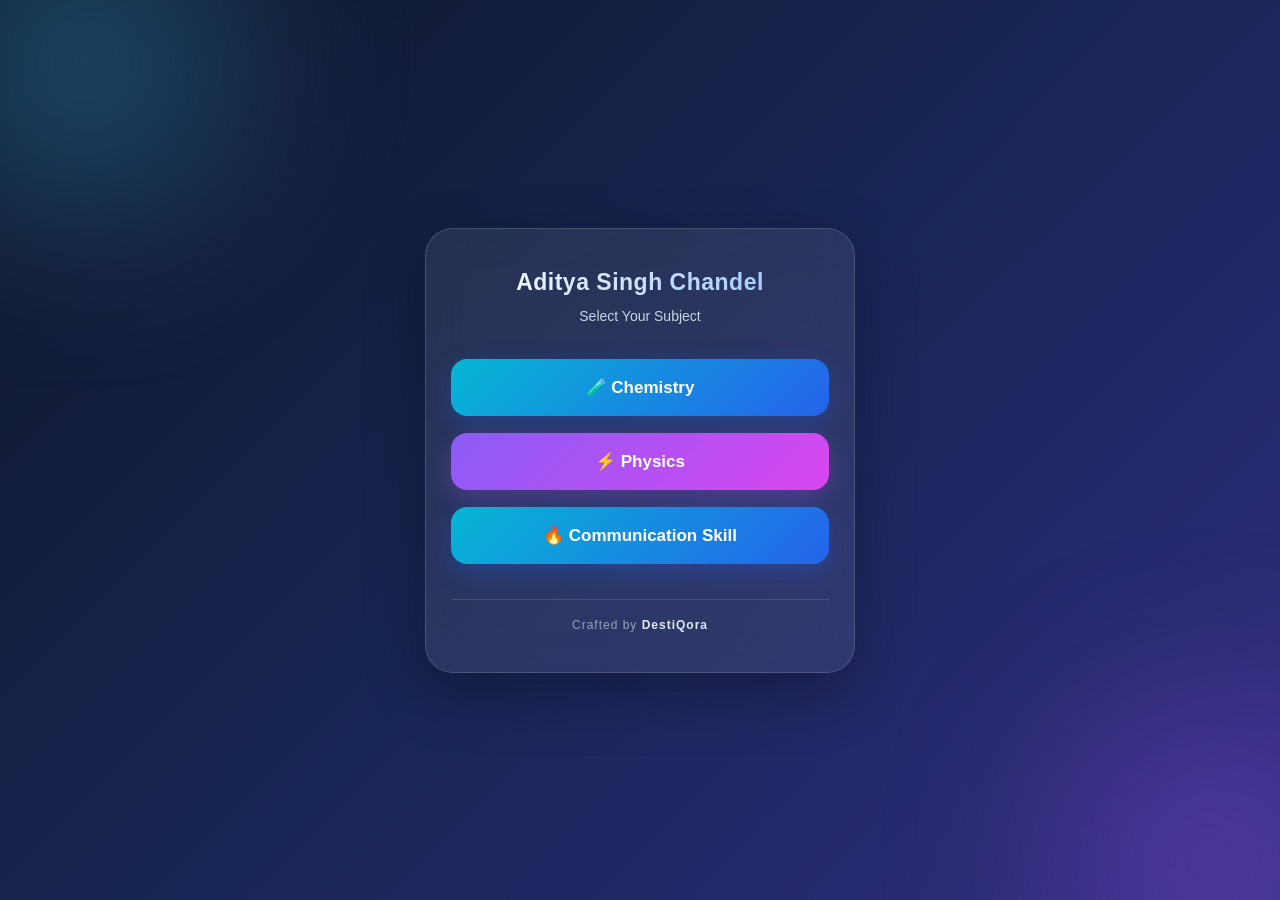
<file: index.html>
<!DOCTYPE html>
<html lang="en">
<head>
<meta charset="UTF-8">
<meta name="viewport" content="width=device-width, initial-scale=1.0">
<title>Study Portal | Aditya Singh Chandel</title>

<style>
* {
    margin: 0;
    padding: 0;
    box-sizing: border-box;
}

body {
    min-height: 100vh;
    font-family: 'Segoe UI', Arial, sans-serif;
    background: linear-gradient(135deg, #101828, #172554, #312e81);
    display: flex;
    align-items: center;
    justify-content: center;
    padding: 20px;
    color: white;
    overflow: hidden;
}

/* Background effects */
body::before,
body::after {
    content: "";
    position: fixed;
    width: 280px;
    height: 280px;
    border-radius: 50%;
    filter: blur(100px);
    opacity: 0.35;
    z-index: 0;
}

body::before {
    background: #38bdf8;
    top: -80px;
    left: -60px;
}

body::after {
    background: #a855f7;
    bottom: -100px;
    right: -70px;
}

/* Main container */
.container {
    position: relative;
    z-index: 1;
    width: 100%;
    max-width: 430px;
    padding: 40px 25px;
    text-align: center;
    background: rgba(255, 255, 255, 0.08);
    border: 1px solid rgba(255, 255, 255, 0.15);
    border-radius: 28px;
    backdrop-filter: blur(20px);
    -webkit-backdrop-filter: blur(20px);
    box-shadow: 0 20px 60px rgba(0, 0, 0, 0.3);
    animation: appear 0.8s ease;
}

/* Name */
.name {
    font-size: 23px;
    font-weight: 700;
    margin-bottom: 12px;
    letter-spacing: 0.5px;
    background: linear-gradient(90deg, #ffffff, #93c5fd);
    -webkit-background-clip: text;
    -webkit-text-fill-color: transparent;
}

.subtitle {
    color: #cbd5e1;
    font-size: 14px;
    margin-bottom: 35px;
}

/* Buttons */
.subject-btn {
    display: block;
    width: 100%;
    padding: 18px;
    margin: 17px 0;
    border: none;
    border-radius: 16px;
    font-size: 17px;
    font-weight: 700;
    color: white;
    cursor: pointer;
    transition: 0.3s ease;
    position: relative;
    overflow: hidden;
}

.chemistry {
    background: linear-gradient(135deg, #06b6d4, #2563eb);
    box-shadow: 0 8px 25px rgba(37, 99, 235, 0.3);
}

.physics {
    background: linear-gradient(135deg, #8b5cf6, #d946ef);
    box-shadow: 0 8px 25px rgba(168, 85, 247, 0.3);
}

.cs {
    background: linear-gradient(135deg, #06b6d4, #2563eb);
    box-shadow: 0 8px 25px rgba(37, 99, 235, 0.3);
    }
    
.subject-btn:hover {
    transform: translateY(-4px) scale(1.02);
    filter: brightness(1.12);
}

.subject-btn:active {
    transform: scale(0.97);
}

/* Footer */
.footer {
    margin-top: 35px;
    padding-top: 18px;
    border-top: 1px solid rgba(255,255,255,0.12);
    font-size: 12px;
    color: #94a3b8;
    letter-spacing: 1px;
}

.footer span {
    color: #e2e8f0;
    font-weight: 600;
}

/* Animation */
@keyframes appear {
    from {
        opacity: 0;
        transform: translateY(25px);
    }
    to {
        opacity: 1;
        transform: translateY(0);
    }
}

@media (max-width: 480px) {
    .container {
        padding: 32px 20px;
    }

    .name {
        font-size: 21px;
    }
}
</style>
</head>

<body>

<div class="container">

    <h1 class="name">Aditya Singh Chandel</h1>

    <p class="subtitle">Select Your Subject</p>

    <button class="subject-btn chemistry" onclick="openSubject('chem1.html')">
        🧪 Chemistry
    </button>

    <button class="subject-btn physics" onclick="openSubject('phy1.html')">
        ⚡ Physics
    </button>

    <button class="subject-btn cs" onclick="openSubject('cs1.html')">
        🔥 Communication Skill 
    </button>
    
    <div class="footer">
        Crafted by <span>DestiQora</span>
    </div>

</div>

<script>
function openSubject(page) {
    window.location.href = page;
}
</script>

</body>
</html>
</file>
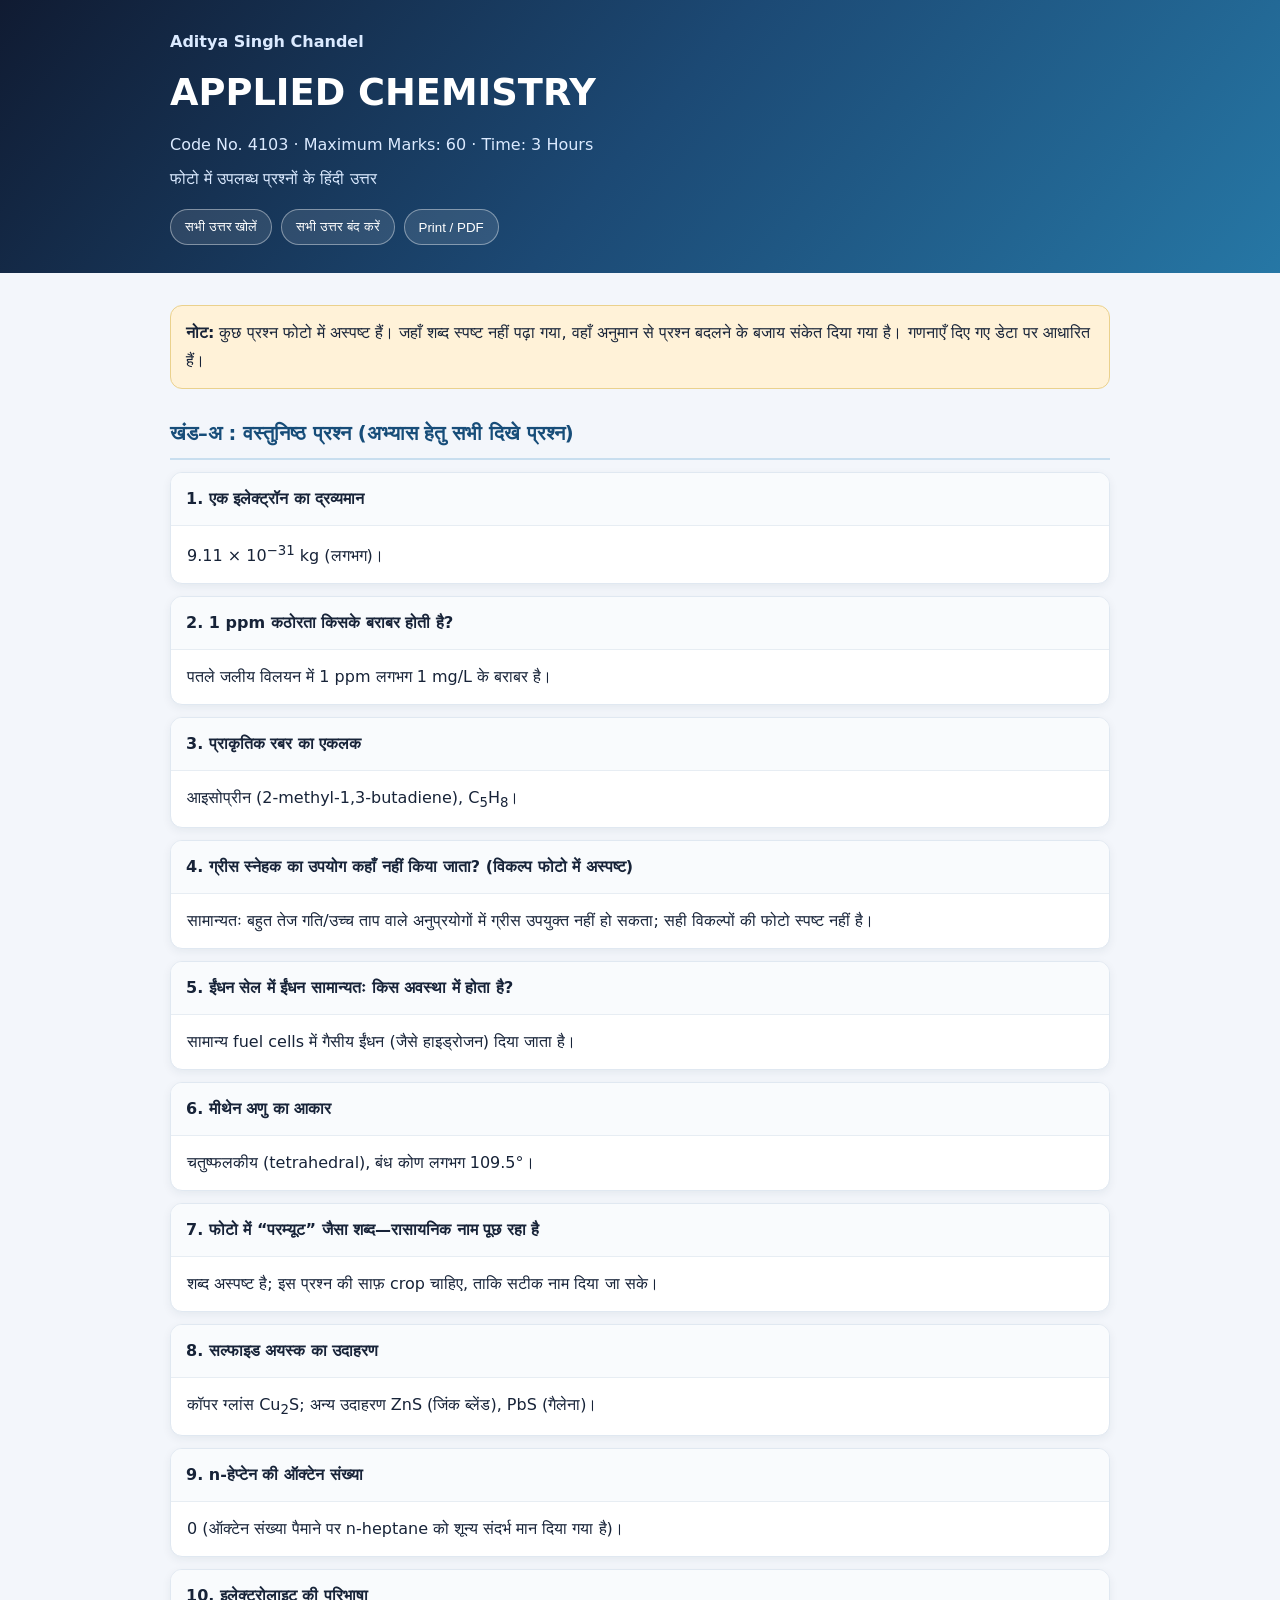
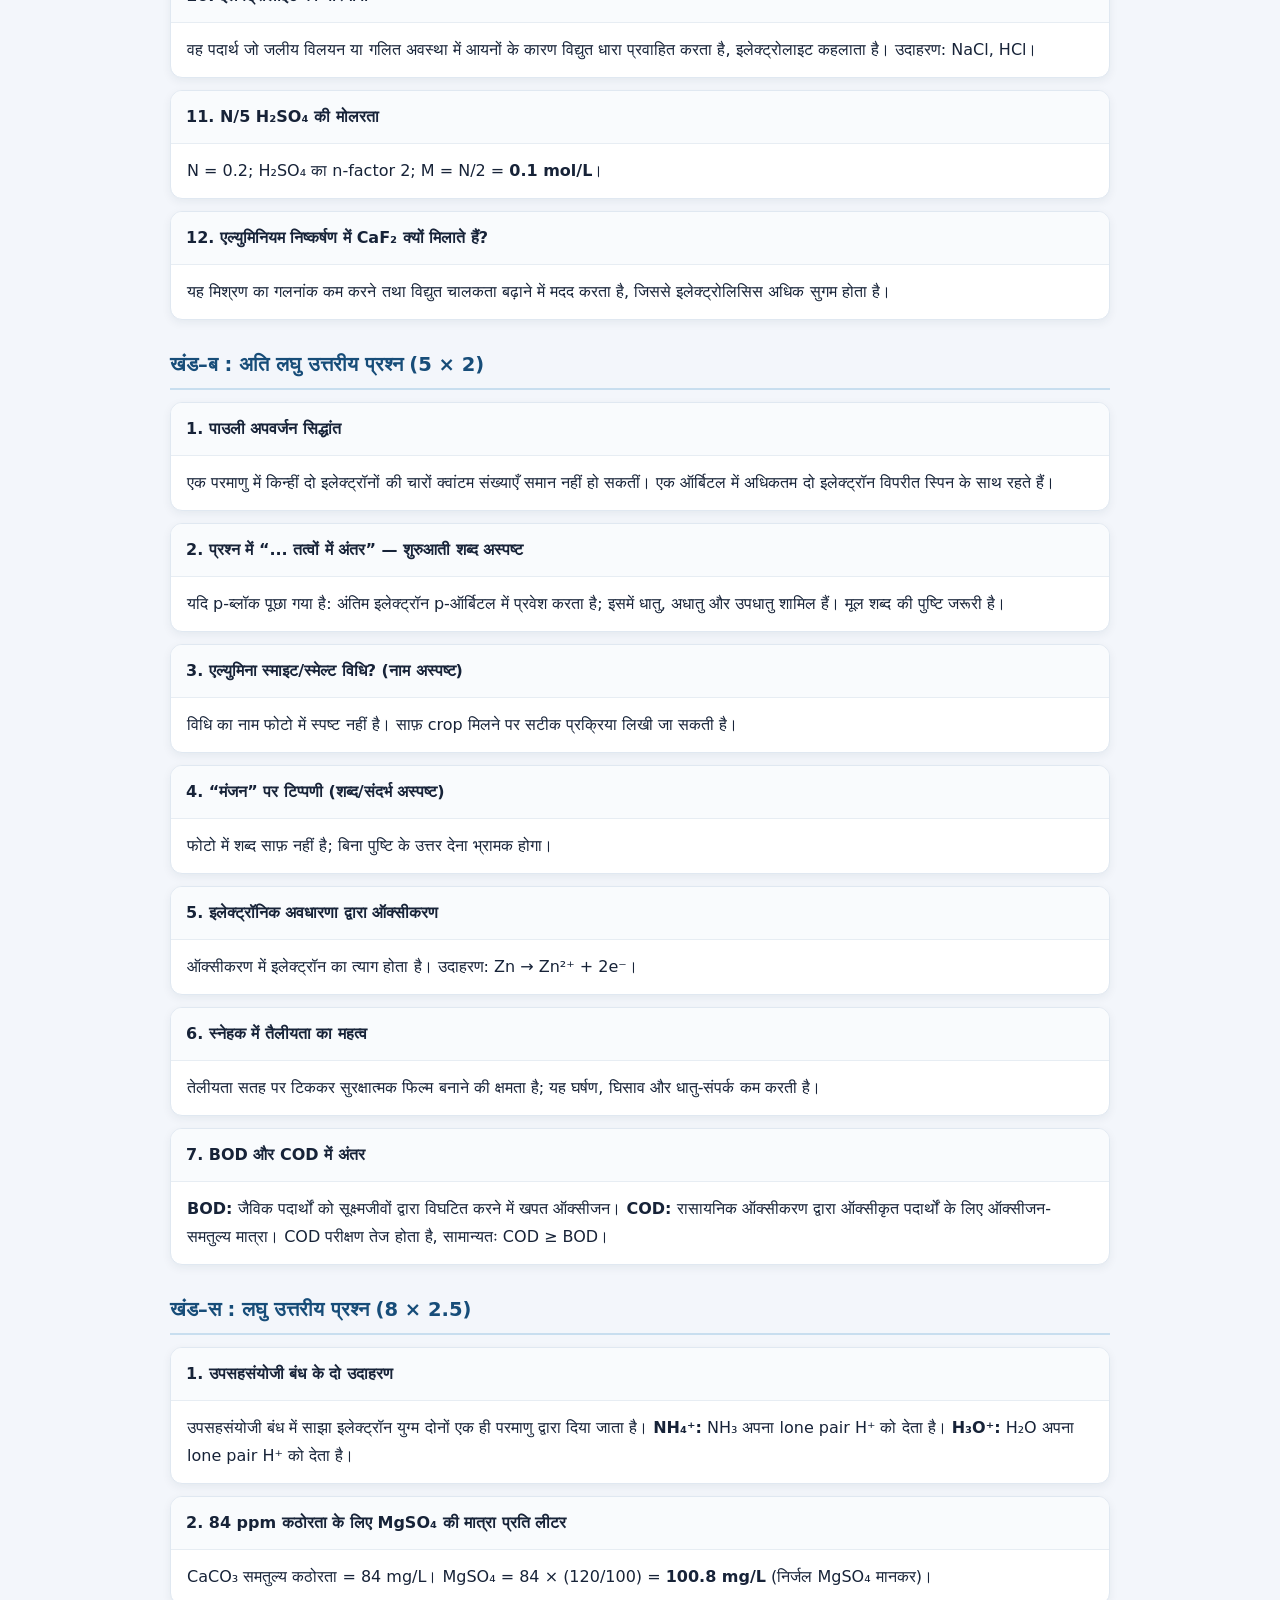
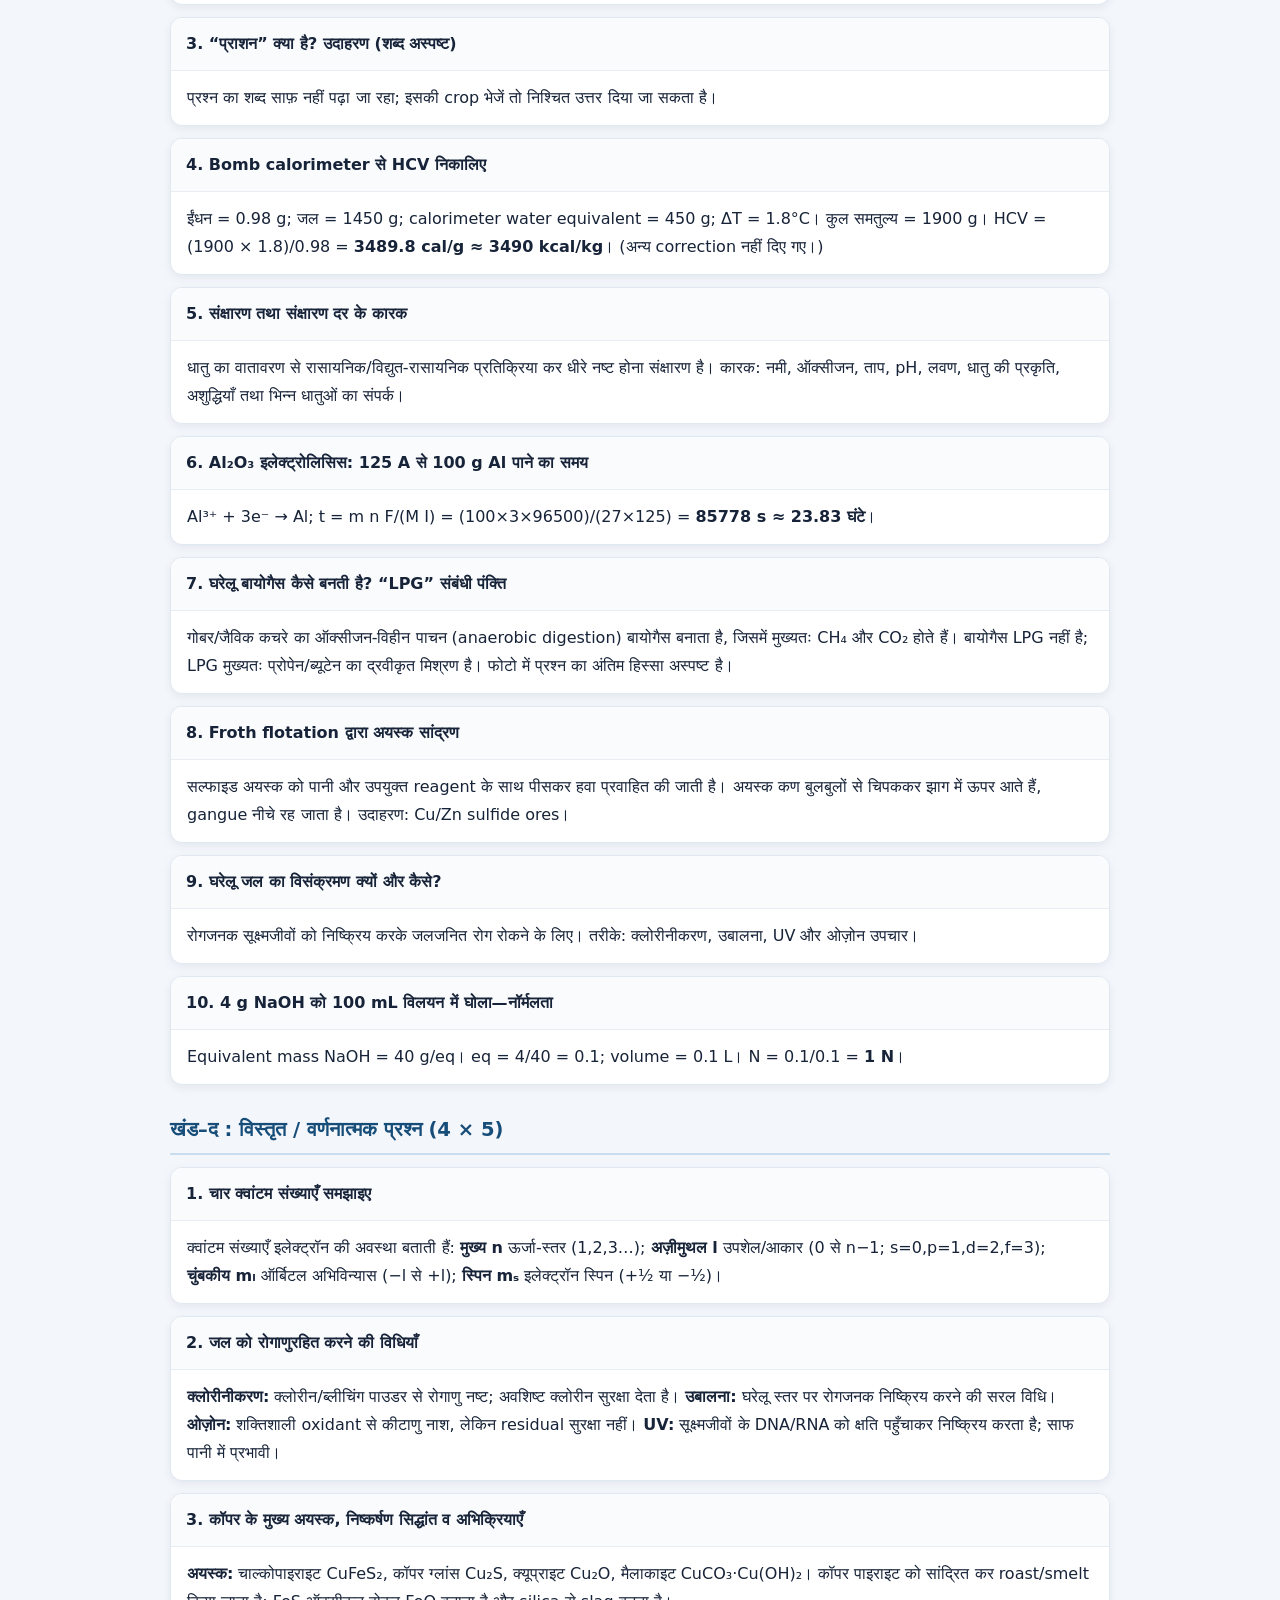
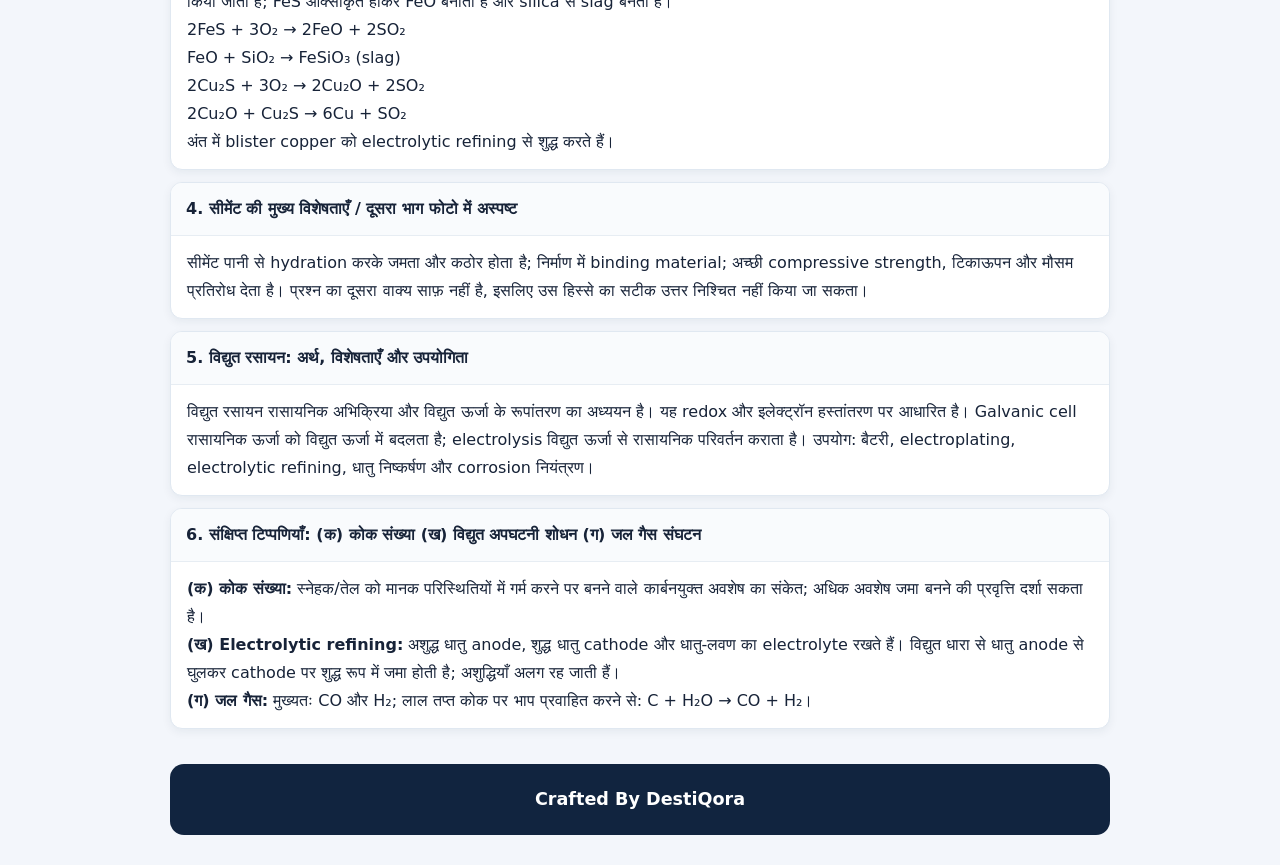
<file: chem1.html>
<!doctype html><html lang="hi"><head><meta charset="utf-8"><meta name="viewport" content="width=device-width,initial-scale=1"><title>Applied Chemistry 4103 Solved Paper</title><link rel="stylesheet" href="chem1.css"></head><body><header><div class="wrap"><p class="author">Aditya Singh Chandel</p><h1>APPLIED CHEMISTRY</h1><p>Code No. 4103 · Maximum Marks: 60 · Time: 3 Hours</p><p>फोटो में उपलब्ध प्रश्नों के हिंदी उत्तर</p><div class="tools"><button id="open">सभी उत्तर खोलें</button><button id="close">सभी उत्तर बंद करें</button><button onclick="print()">Print / PDF</button></div></div></header><main class="wrap"><aside><b>नोट:</b> कुछ प्रश्न फोटो में अस्पष्ट हैं। जहाँ शब्द स्पष्ट नहीं पढ़ा गया, वहाँ अनुमान से प्रश्न बदलने के बजाय संकेत दिया गया है। गणनाएँ दिए गए डेटा पर आधारित हैं।</aside>
<h2>खंड–अ : वस्तुनिष्ठ प्रश्न (अभ्यास हेतु सभी दिखे प्रश्न)</h2>
<article><h3>1. एक इलेक्ट्रॉन का द्रव्यमान</h3><div class="ans">9.11 × 10<sup>−31</sup> kg (लगभग)।</div></article>
<article><h3>2. 1 ppm कठोरता किसके बराबर होती है?</h3><div class="ans">पतले जलीय विलयन में 1 ppm लगभग 1 mg/L के बराबर है।</div></article>
<article><h3>3. प्राकृतिक रबर का एकलक</h3><div class="ans">आइसोप्रीन (2-methyl-1,3-butadiene), C<sub>5</sub>H<sub>8</sub>।</div></article>
<article><h3>4. ग्रीस स्नेहक का उपयोग कहाँ नहीं किया जाता? (विकल्प फोटो में अस्पष्ट)</h3><div class="ans">सामान्यतः बहुत तेज गति/उच्च ताप वाले अनुप्रयोगों में ग्रीस उपयुक्त नहीं हो सकता; सही विकल्पों की फोटो स्पष्ट नहीं है।</div></article>
<article><h3>5. ईंधन सेल में ईंधन सामान्यतः किस अवस्था में होता है?</h3><div class="ans">सामान्य fuel cells में गैसीय ईंधन (जैसे हाइड्रोजन) दिया जाता है।</div></article>
<article><h3>6. मीथेन अणु का आकार</h3><div class="ans">चतुष्फलकीय (tetrahedral), बंध कोण लगभग 109.5°।</div></article>
<article><h3>7. फोटो में “परम्यूट” जैसा शब्द—रासायनिक नाम पूछ रहा है</h3><div class="ans">शब्द अस्पष्ट है; इस प्रश्न की साफ़ crop चाहिए, ताकि सटीक नाम दिया जा सके।</div></article>
<article><h3>8. सल्फाइड अयस्क का उदाहरण</h3><div class="ans">कॉपर ग्लांस Cu<sub>2</sub>S; अन्य उदाहरण ZnS (जिंक ब्लेंड), PbS (गैलेना)।</div></article>
<article><h3>9. n-हेप्टेन की ऑक्टेन संख्या</h3><div class="ans">0 (ऑक्टेन संख्या पैमाने पर n-heptane को शून्य संदर्भ मान दिया गया है)।</div></article>
<article><h3>10. इलेक्ट्रोलाइट की परिभाषा</h3><div class="ans">वह पदार्थ जो जलीय विलयन या गलित अवस्था में आयनों के कारण विद्युत धारा प्रवाहित करता है, इलेक्ट्रोलाइट कहलाता है। उदाहरण: NaCl, HCl।</div></article>
<article><h3>11. N/5 H₂SO₄ की मोलरता</h3><div class="ans">N = 0.2; H₂SO₄ का n-factor 2; M = N/2 = <b>0.1 mol/L</b>।</div></article>
<article><h3>12. एल्युमिनियम निष्कर्षण में CaF₂ क्यों मिलाते हैं?</h3><div class="ans">यह मिश्रण का गलनांक कम करने तथा विद्युत चालकता बढ़ाने में मदद करता है, जिससे इलेक्ट्रोलिसिस अधिक सुगम होता है।</div></article>
<h2>खंड–ब : अति लघु उत्तरीय प्रश्न (5 × 2)</h2>
<article><h3>1. पाउली अपवर्जन सिद्धांत</h3><div class="ans">एक परमाणु में किन्हीं दो इलेक्ट्रॉनों की चारों क्वांटम संख्याएँ समान नहीं हो सकतीं। एक ऑर्बिटल में अधिकतम दो इलेक्ट्रॉन विपरीत स्पिन के साथ रहते हैं।</div></article>
<article><h3>2. प्रश्न में “... तत्वों में अंतर” — शुरुआती शब्द अस्पष्ट</h3><div class="ans">यदि p-ब्लॉक पूछा गया है: अंतिम इलेक्ट्रॉन p-ऑर्बिटल में प्रवेश करता है; इसमें धातु, अधातु और उपधातु शामिल हैं। मूल शब्द की पुष्टि जरूरी है।</div></article>
<article><h3>3. एल्युमिना स्माइट/स्मेल्ट विधि? (नाम अस्पष्ट)</h3><div class="ans">विधि का नाम फोटो में स्पष्ट नहीं है। साफ़ crop मिलने पर सटीक प्रक्रिया लिखी जा सकती है।</div></article>
<article><h3>4. “मंजन” पर टिप्पणी (शब्द/संदर्भ अस्पष्ट)</h3><div class="ans">फोटो में शब्द साफ़ नहीं है; बिना पुष्टि के उत्तर देना भ्रामक होगा।</div></article>
<article><h3>5. इलेक्ट्रॉनिक अवधारणा द्वारा ऑक्सीकरण</h3><div class="ans">ऑक्सीकरण में इलेक्ट्रॉन का त्याग होता है। उदाहरण: Zn → Zn²⁺ + 2e⁻।</div></article>
<article><h3>6. स्नेहक में तैलीयता का महत्व</h3><div class="ans">तेलीयता सतह पर टिककर सुरक्षात्मक फिल्म बनाने की क्षमता है; यह घर्षण, घिसाव और धातु-संपर्क कम करती है।</div></article>
<article><h3>7. BOD और COD में अंतर</h3><div class="ans"><b>BOD:</b> जैविक पदार्थों को सूक्ष्मजीवों द्वारा विघटित करने में खपत ऑक्सीजन। <b>COD:</b> रासायनिक ऑक्सीकरण द्वारा ऑक्सीकृत पदार्थों के लिए ऑक्सीजन-समतुल्य मात्रा। COD परीक्षण तेज होता है, सामान्यतः COD ≥ BOD।</div></article>
<h2>खंड–स : लघु उत्तरीय प्रश्न (8 × 2.5)</h2>
<article><h3>1. उपसहसंयोजी बंध के दो उदाहरण</h3><div class="ans">उपसहसंयोजी बंध में साझा इलेक्ट्रॉन युग्म दोनों एक ही परमाणु द्वारा दिया जाता है। <b>NH₄⁺:</b> NH₃ अपना lone pair H⁺ को देता है। <b>H₃O⁺:</b> H₂O अपना lone pair H⁺ को देता है।</div></article>
<article><h3>2. 84 ppm कठोरता के लिए MgSO₄ की मात्रा प्रति लीटर</h3><div class="ans">CaCO₃ समतुल्य कठोरता = 84 mg/L। MgSO₄ = 84 × (120/100) = <b>100.8 mg/L</b> (निर्जल MgSO₄ मानकर)।</div></article>
<article><h3>3. “प्राशन” क्या है? उदाहरण (शब्द अस्पष्ट)</h3><div class="ans">प्रश्न का शब्द साफ़ नहीं पढ़ा जा रहा; इसकी crop भेजें तो निश्चित उत्तर दिया जा सकता है।</div></article>
<article><h3>4. Bomb calorimeter से HCV निकालिए</h3><div class="ans">ईंधन = 0.98 g; जल = 1450 g; calorimeter water equivalent = 450 g; ΔT = 1.8°C। कुल समतुल्य = 1900 g। HCV = (1900 × 1.8)/0.98 = <b>3489.8 cal/g ≈ 3490 kcal/kg</b>। (अन्य correction नहीं दिए गए।)</div></article>
<article><h3>5. संक्षारण तथा संक्षारण दर के कारक</h3><div class="ans">धातु का वातावरण से रासायनिक/विद्युत-रासायनिक प्रतिक्रिया कर धीरे नष्ट होना संक्षारण है। कारक: नमी, ऑक्सीजन, ताप, pH, लवण, धातु की प्रकृति, अशुद्धियाँ तथा भिन्न धातुओं का संपर्क।</div></article>
<article><h3>6. Al₂O₃ इलेक्ट्रोलिसिस: 125 A से 100 g Al पाने का समय</h3><div class="ans">Al³⁺ + 3e⁻ → Al; t = m n F/(M I) = (100×3×96500)/(27×125) = <b>85778 s ≈ 23.83 घंटे</b>।</div></article>
<article><h3>7. घरेलू बायोगैस कैसे बनती है? “LPG” संबंधी पंक्ति</h3><div class="ans">गोबर/जैविक कचरे का ऑक्सीजन-विहीन पाचन (anaerobic digestion) बायोगैस बनाता है, जिसमें मुख्यतः CH₄ और CO₂ होते हैं। बायोगैस LPG नहीं है; LPG मुख्यतः प्रोपेन/ब्यूटेन का द्रवीकृत मिश्रण है। फोटो में प्रश्न का अंतिम हिस्सा अस्पष्ट है।</div></article>
<article><h3>8. Froth flotation द्वारा अयस्क सांद्रण</h3><div class="ans">सल्फाइड अयस्क को पानी और उपयुक्त reagent के साथ पीसकर हवा प्रवाहित की जाती है। अयस्क कण बुलबुलों से चिपककर झाग में ऊपर आते हैं, gangue नीचे रह जाता है। उदाहरण: Cu/Zn sulfide ores।</div></article>
<article><h3>9. घरेलू जल का विसंक्रमण क्यों और कैसे?</h3><div class="ans">रोगजनक सूक्ष्मजीवों को निष्क्रिय करके जलजनित रोग रोकने के लिए। तरीके: क्लोरीनीकरण, उबालना, UV और ओज़ोन उपचार।</div></article>
<article><h3>10. 4 g NaOH को 100 mL विलयन में घोला—नॉर्मलता</h3><div class="ans">Equivalent mass NaOH = 40 g/eq। eq = 4/40 = 0.1; volume = 0.1 L। N = 0.1/0.1 = <b>1 N</b>।</div></article>
<h2>खंड–द : विस्तृत / वर्णनात्मक प्रश्न (4 × 5)</h2>
<article><h3>1. चार क्वांटम संख्याएँ समझाइए</h3><div class="ans">क्वांटम संख्याएँ इलेक्ट्रॉन की अवस्था बताती हैं: <b>मुख्य n</b> ऊर्जा-स्तर (1,2,3…); <b>अज़ीमुथल l</b> उपशेल/आकार (0 से n−1; s=0,p=1,d=2,f=3); <b>चुंबकीय mₗ</b> ऑर्बिटल अभिविन्यास (−l से +l); <b>स्पिन mₛ</b> इलेक्ट्रॉन स्पिन (+½ या −½)।</div></article>
<article><h3>2. जल को रोगाणुरहित करने की विधियाँ</h3><div class="ans"><b>क्लोरीनीकरण:</b> क्लोरीन/ब्लीचिंग पाउडर से रोगाणु नष्ट; अवशिष्ट क्लोरीन सुरक्षा देता है। <b>उबालना:</b> घरेलू स्तर पर रोगजनक निष्क्रिय करने की सरल विधि। <b>ओज़ोन:</b> शक्तिशाली oxidant से कीटाणु नाश, लेकिन residual सुरक्षा नहीं। <b>UV:</b> सूक्ष्मजीवों के DNA/RNA को क्षति पहुँचाकर निष्क्रिय करता है; साफ पानी में प्रभावी।</div></article>
<article><h3>3. कॉपर के मुख्य अयस्क, निष्कर्षण सिद्धांत व अभिक्रियाएँ</h3><div class="ans"><b>अयस्क:</b> चाल्कोपाइराइट CuFeS₂, कॉपर ग्लांस Cu₂S, क्यूप्राइट Cu₂O, मैलाकाइट CuCO₃·Cu(OH)₂। कॉपर पाइराइट को सांद्रित कर roast/smelt किया जाता है; FeS ऑक्सीकृत होकर FeO बनाता है और silica से slag बनता है।<br>2FeS + 3O₂ → 2FeO + 2SO₂<br>FeO + SiO₂ → FeSiO₃ (slag)<br>2Cu₂S + 3O₂ → 2Cu₂O + 2SO₂<br>2Cu₂O + Cu₂S → 6Cu + SO₂<br>अंत में blister copper को electrolytic refining से शुद्ध करते हैं।</div></article>
<article><h3>4. सीमेंट की मुख्य विशेषताएँ / दूसरा भाग फोटो में अस्पष्ट</h3><div class="ans">सीमेंट पानी से hydration करके जमता और कठोर होता है; निर्माण में binding material; अच्छी compressive strength, टिकाऊपन और मौसम प्रतिरोध देता है। प्रश्न का दूसरा वाक्य साफ़ नहीं है, इसलिए उस हिस्से का सटीक उत्तर निश्चित नहीं किया जा सकता।</div></article>
<article><h3>5. विद्युत रसायन: अर्थ, विशेषताएँ और उपयोगिता</h3><div class="ans">विद्युत रसायन रासायनिक अभिक्रिया और विद्युत ऊर्जा के रूपांतरण का अध्ययन है। यह redox और इलेक्ट्रॉन हस्तांतरण पर आधारित है। Galvanic cell रासायनिक ऊर्जा को विद्युत ऊर्जा में बदलता है; electrolysis विद्युत ऊर्जा से रासायनिक परिवर्तन कराता है। उपयोग: बैटरी, electroplating, electrolytic refining, धातु निष्कर्षण और corrosion नियंत्रण।</div></article>
<article><h3>6. संक्षिप्त टिप्पणियाँ: (क) कोक संख्या (ख) विद्युत अपघटनी शोधन (ग) जल गैस संघटन</h3><div class="ans"><b>(क) कोक संख्या:</b> स्नेहक/तेल को मानक परिस्थितियों में गर्म करने पर बनने वाले कार्बनयुक्त अवशेष का संकेत; अधिक अवशेष जमा बनने की प्रवृत्ति दर्शा सकता है।<br><b>(ख) Electrolytic refining:</b> अशुद्ध धातु anode, शुद्ध धातु cathode और धातु-लवण का electrolyte रखते हैं। विद्युत धारा से धातु anode से घुलकर cathode पर शुद्ध रूप में जमा होती है; अशुद्धियाँ अलग रह जाती हैं।<br><b>(ग) जल गैस:</b> मुख्यतः CO और H₂; लाल तप्त कोक पर भाप प्रवाहित करने से: C + H₂O → CO + H₂।</div></article>
<footer>Crafted By DestiQora</footer></main><script src="chem1.js"></script></body></html>
</file>
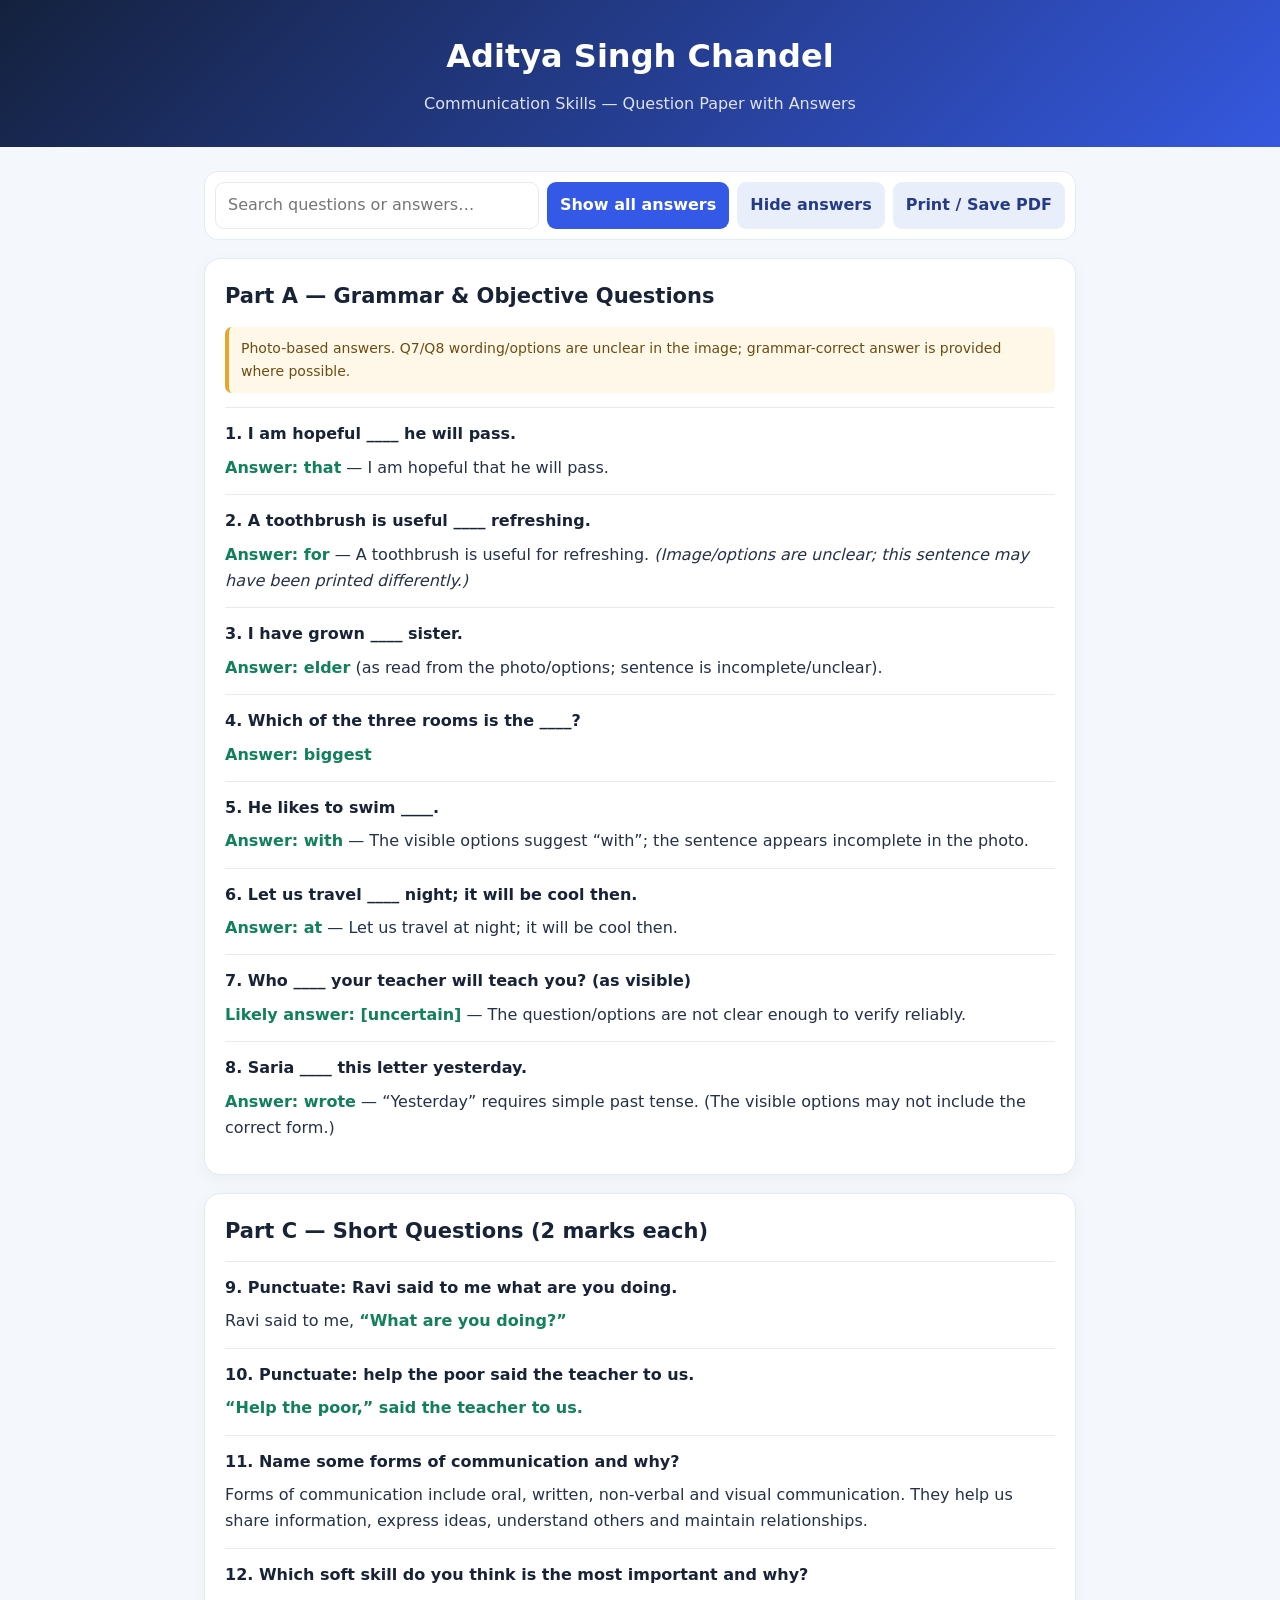
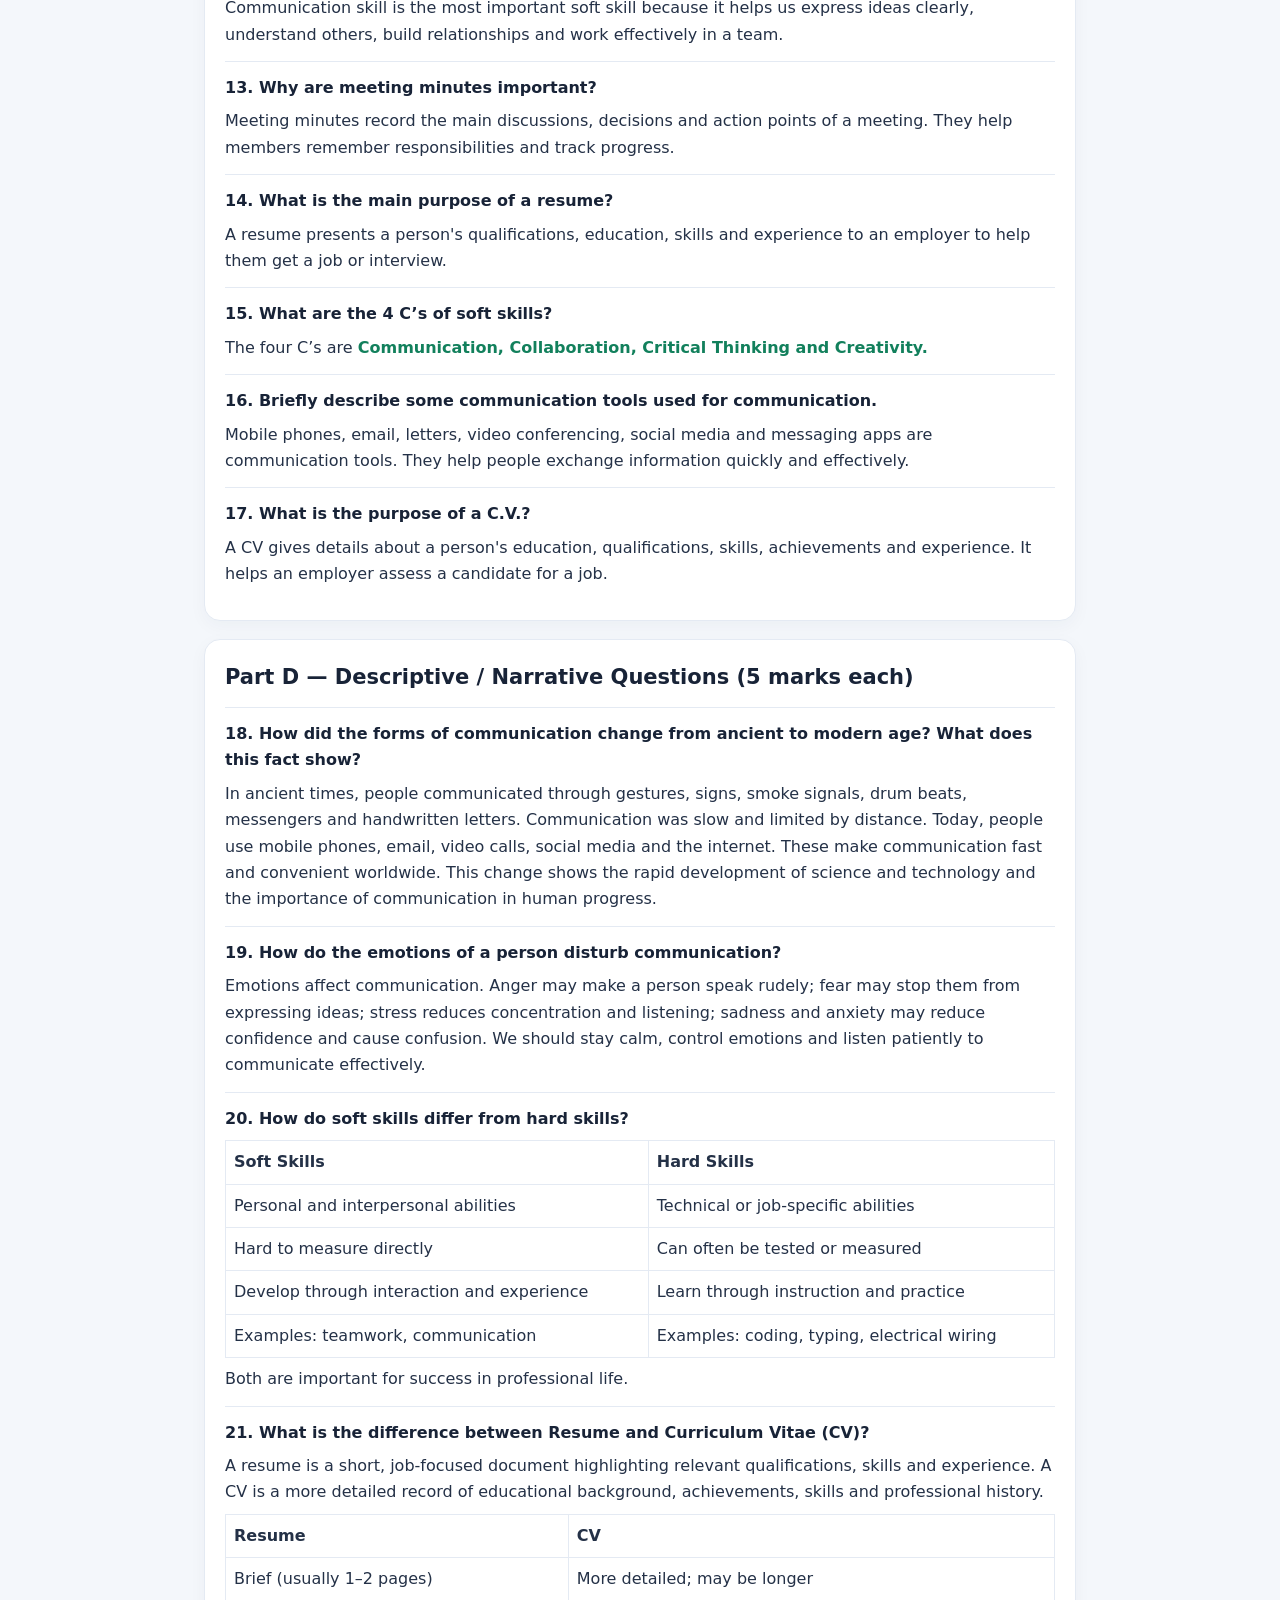
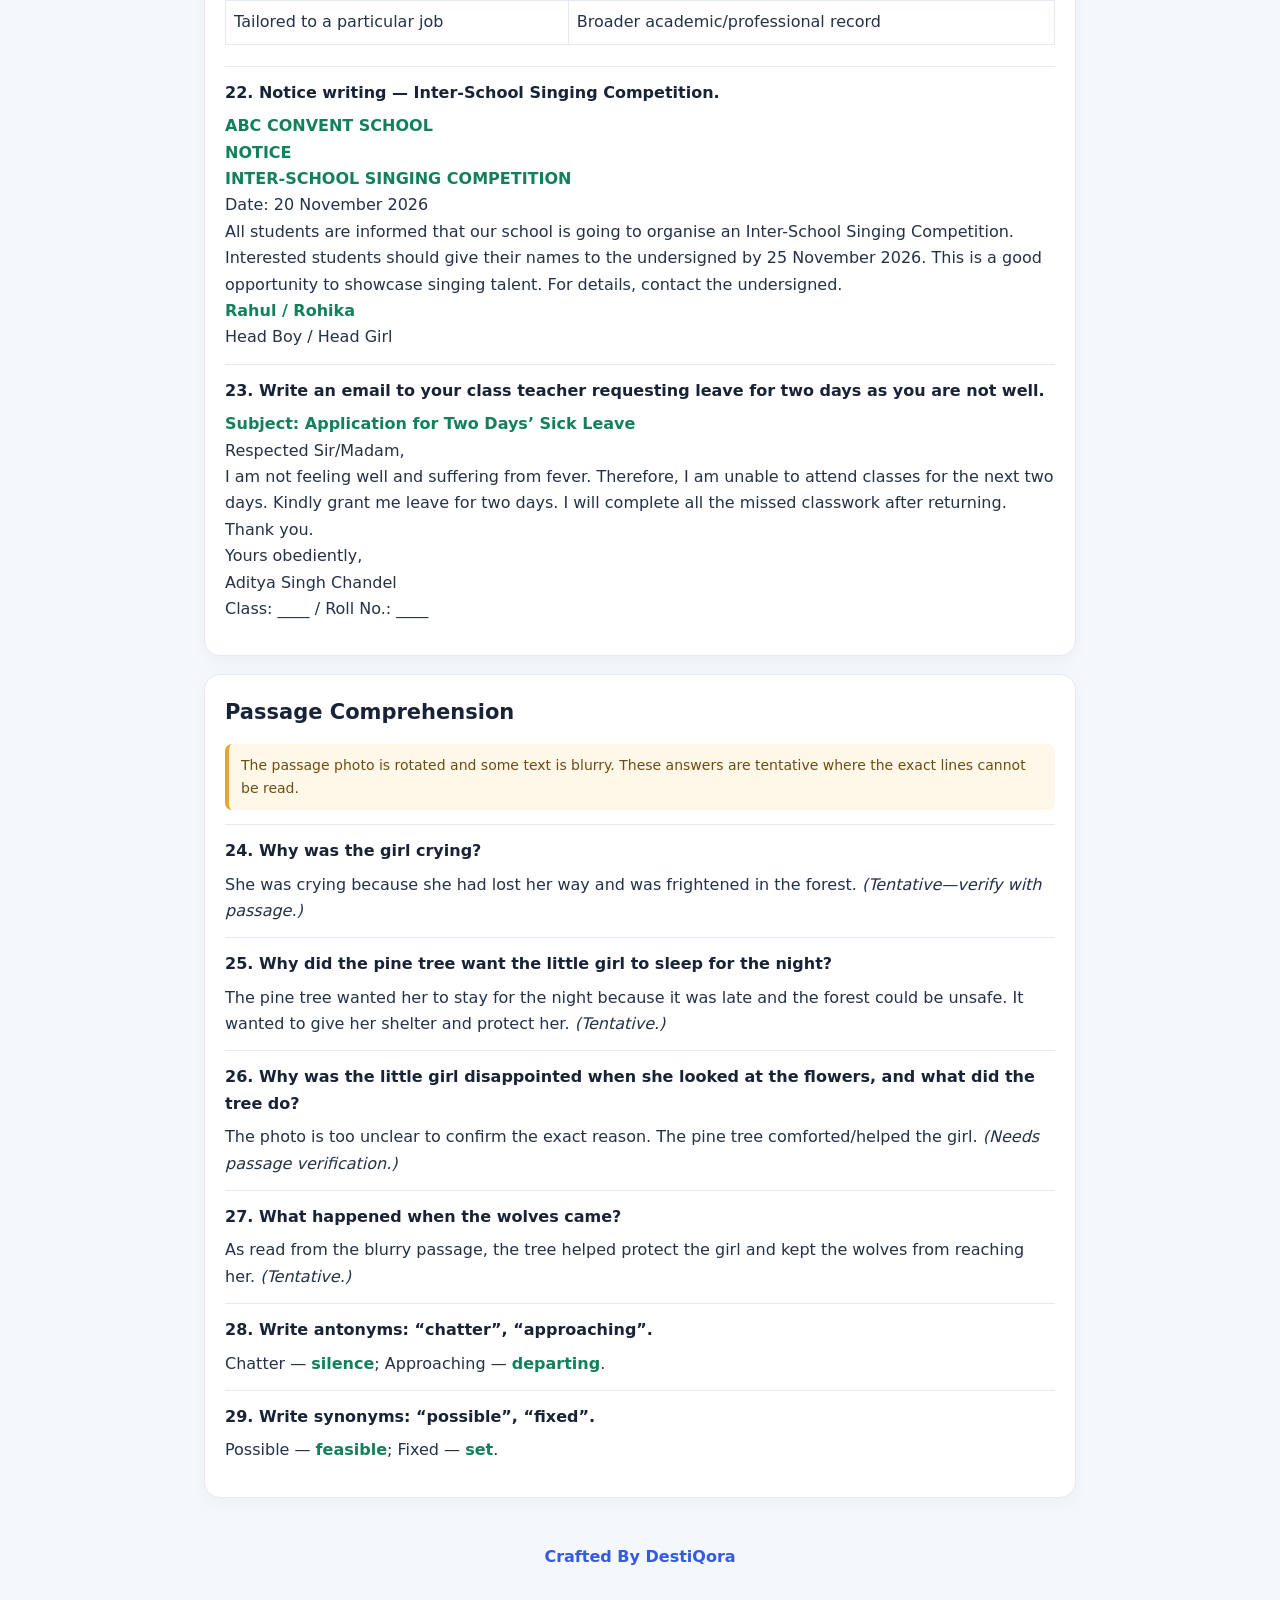
<file: cs1.html>
<!DOCTYPE html>
<html lang="en">
<head>
<meta charset="UTF-8"><meta name="viewport" content="width=device-width, initial-scale=1.0">
<title>Communication Skills Paper - Solved</title>
<style>
:root{--bg:#f4f7fb;--card:#fff;--ink:#182337;--muted:#627087;--accent:#3459e6;--line:#e4eaf3;--green:#12805c}
*{box-sizing:border-box}body{margin:0;background:var(--bg);color:var(--ink);font:16px/1.65 system-ui,-apple-system,"Segoe UI",sans-serif}
header{background:linear-gradient(135deg,#14213d,#3558df);color:#fff;padding:30px 18px;text-align:center}header h1{margin:0;font-size:clamp(22px,4vw,32px)}header p{margin:8px 0 0;opacity:.85}
main{max-width:900px;margin:24px auto;padding:0 14px}.toolbar{position:sticky;top:8px;z-index:5;display:flex;gap:8px;flex-wrap:wrap;background:#ffffffeb;backdrop-filter:blur(8px);padding:10px;border:1px solid var(--line);border-radius:14px;margin-bottom:18px}
button,input{font:inherit}button{border:0;border-radius:9px;padding:9px 13px;background:var(--accent);color:#fff;font-weight:650;cursor:pointer}button.secondary{background:#e9eefb;color:#253b85}input{flex:1;min-width:160px;padding:9px 12px;border:1px solid var(--line);border-radius:9px;background:#fff}
section{background:var(--card);border:1px solid var(--line);border-radius:16px;padding:20px;margin:18px 0;box-shadow:0 5px 18px #16274b0a}h2{margin:0 0 12px;font-size:21px}h3{font-size:17px;margin:20px 0 6px;color:#263d87}.qa{border-top:1px solid var(--line);padding:13px 0}.q{font-weight:700}.ans{margin-top:7px;color:#243147}.ans strong{color:var(--green)}.note{background:#fff8e8;border-left:4px solid #e4a62d;padding:10px 12px;border-radius:7px;color:#6b4d14;font-size:14px}.hidden{display:none}table{width:100%;border-collapse:collapse;margin:8px 0}td,th{border:1px solid var(--line);padding:8px;text-align:left}footer{text-align:center;color:var(--muted);padding:28px 10px 40px}footer strong{color:var(--accent)}@media print{body{background:#fff}.toolbar{display:none}section{box-shadow:none;break-inside:avoid;border:1px solid #ccc}header{background:#fff;color:#000;padding:12px}main{max-width:none;margin:0}}
</style></head><body>
<header><h1>Aditya Singh Chandel</h1><p>Communication Skills — Question Paper with Answers</p></header>
<main><div class="toolbar"><input id="search" placeholder="Search questions or answers…"><button onclick="toggleAll(true)">Show all answers</button><button class="secondary" onclick="toggleAll(false)">Hide answers</button><button class="secondary" onclick="window.print()">Print / Save PDF</button></div>
<section><h2>Part A — Grammar & Objective Questions</h2><p class="note">Photo-based answers. Q7/Q8 wording/options are unclear in the image; grammar-correct answer is provided where possible.</p>
<div class="qa"><div class="q">1. I am hopeful ____ he will pass.</div><div class="ans"><strong>Answer: that</strong> — I am hopeful that he will pass.</div></div>
<div class="qa"><div class="q">2. A toothbrush is useful ____ refreshing.</div><div class="ans"><strong>Answer: for</strong> — A toothbrush is useful for refreshing. <em>(Image/options are unclear; this sentence may have been printed differently.)</em></div></div>
<div class="qa"><div class="q">3. I have grown ____ sister.</div><div class="ans"><strong>Answer: elder</strong> (as read from the photo/options; sentence is incomplete/unclear).</div></div>
<div class="qa"><div class="q">4. Which of the three rooms is the ____?</div><div class="ans"><strong>Answer: biggest</strong></div></div>
<div class="qa"><div class="q">5. He likes to swim ____.</div><div class="ans"><strong>Answer: with</strong> — The visible options suggest “with”; the sentence appears incomplete in the photo.</div></div>
<div class="qa"><div class="q">6. Let us travel ____ night; it will be cool then.</div><div class="ans"><strong>Answer: at</strong> — Let us travel at night; it will be cool then.</div></div>
<div class="qa"><div class="q">7. Who ____ your teacher will teach you? (as visible)</div><div class="ans"><strong>Likely answer: [uncertain]</strong> — The question/options are not clear enough to verify reliably.</div></div>
<div class="qa"><div class="q">8. Saria ____ this letter yesterday.</div><div class="ans"><strong>Answer: wrote</strong> — “Yesterday” requires simple past tense. (The visible options may not include the correct form.)</div></div>
</section>
<section><h2>Part C — Short Questions (2 marks each)</h2>
<div class="qa"><div class="q">9. Punctuate: Ravi said to me what are you doing.</div><div class="ans">Ravi said to me, <strong>“What are you doing?”</strong></div></div>
<div class="qa"><div class="q">10. Punctuate: help the poor said the teacher to us.</div><div class="ans"><strong>“Help the poor,” said the teacher to us.</strong></div></div>
<div class="qa"><div class="q">11. Name some forms of communication and why?</div><div class="ans">Forms of communication include oral, written, non-verbal and visual communication. They help us share information, express ideas, understand others and maintain relationships.</div></div>
<div class="qa"><div class="q">12. Which soft skill do you think is the most important and why?</div><div class="ans">Communication skill is the most important soft skill because it helps us express ideas clearly, understand others, build relationships and work effectively in a team.</div></div>
<div class="qa"><div class="q">13. Why are meeting minutes important?</div><div class="ans">Meeting minutes record the main discussions, decisions and action points of a meeting. They help members remember responsibilities and track progress.</div></div>
<div class="qa"><div class="q">14. What is the main purpose of a resume?</div><div class="ans">A resume presents a person's qualifications, education, skills and experience to an employer to help them get a job or interview.</div></div>
<div class="qa"><div class="q">15. What are the 4 C’s of soft skills?</div><div class="ans">The four C’s are <strong>Communication, Collaboration, Critical Thinking and Creativity.</strong></div></div>
<div class="qa"><div class="q">16. Briefly describe some communication tools used for communication.</div><div class="ans">Mobile phones, email, letters, video conferencing, social media and messaging apps are communication tools. They help people exchange information quickly and effectively.</div></div>
<div class="qa"><div class="q">17. What is the purpose of a C.V.?</div><div class="ans">A CV gives details about a person's education, qualifications, skills, achievements and experience. It helps an employer assess a candidate for a job.</div></div>
</section>
<section><h2>Part D — Descriptive / Narrative Questions (5 marks each)</h2>
<div class="qa"><div class="q">18. How did the forms of communication change from ancient to modern age? What does this fact show?</div><div class="ans">In ancient times, people communicated through gestures, signs, smoke signals, drum beats, messengers and handwritten letters. Communication was slow and limited by distance. Today, people use mobile phones, email, video calls, social media and the internet. These make communication fast and convenient worldwide. This change shows the rapid development of science and technology and the importance of communication in human progress.</div></div>
<div class="qa"><div class="q">19. How do the emotions of a person disturb communication?</div><div class="ans">Emotions affect communication. Anger may make a person speak rudely; fear may stop them from expressing ideas; stress reduces concentration and listening; sadness and anxiety may reduce confidence and cause confusion. We should stay calm, control emotions and listen patiently to communicate effectively.</div></div>
<div class="qa"><div class="q">20. How do soft skills differ from hard skills?</div><div class="ans"><table><tr><th>Soft Skills</th><th>Hard Skills</th></tr><tr><td>Personal and interpersonal abilities</td><td>Technical or job-specific abilities</td></tr><tr><td>Hard to measure directly</td><td>Can often be tested or measured</td></tr><tr><td>Develop through interaction and experience</td><td>Learn through instruction and practice</td></tr><tr><td>Examples: teamwork, communication</td><td>Examples: coding, typing, electrical wiring</td></tr></table>Both are important for success in professional life.</div></div>
<div class="qa"><div class="q">21. What is the difference between Resume and Curriculum Vitae (CV)?</div><div class="ans">A resume is a short, job-focused document highlighting relevant qualifications, skills and experience. A CV is a more detailed record of educational background, achievements, skills and professional history.<table><tr><th>Resume</th><th>CV</th></tr><tr><td>Brief (usually 1–2 pages)</td><td>More detailed; may be longer</td></tr><tr><td>Tailored to a particular job</td><td>Broader academic/professional record</td></tr></table></div></div>
<div class="qa"><div class="q">22. Notice writing — Inter-School Singing Competition.</div><div class="ans"><strong>ABC CONVENT SCHOOL<br>NOTICE<br>INTER-SCHOOL SINGING COMPETITION</strong><br>Date: 20 November 2026<br>All students are informed that our school is going to organise an Inter-School Singing Competition. Interested students should give their names to the undersigned by 25 November 2026. This is a good opportunity to showcase singing talent. For details, contact the undersigned.<br><strong>Rahul / Rohika</strong><br>Head Boy / Head Girl</div></div>
<div class="qa"><div class="q">23. Write an email to your class teacher requesting leave for two days as you are not well.</div><div class="ans"><strong>Subject: Application for Two Days’ Sick Leave</strong><br>Respected Sir/Madam,<br>I am not feeling well and suffering from fever. Therefore, I am unable to attend classes for the next two days. Kindly grant me leave for two days. I will complete all the missed classwork after returning.<br>Thank you.<br>Yours obediently,<br>Aditya Singh Chandel<br>Class: ____ / Roll No.: ____</div></div>
</section>
<section><h2>Passage Comprehension</h2><p class="note">The passage photo is rotated and some text is blurry. These answers are tentative where the exact lines cannot be read.</p>
<div class="qa"><div class="q">24. Why was the girl crying?</div><div class="ans">She was crying because she had lost her way and was frightened in the forest. <em>(Tentative—verify with passage.)</em></div></div>
<div class="qa"><div class="q">25. Why did the pine tree want the little girl to sleep for the night?</div><div class="ans">The pine tree wanted her to stay for the night because it was late and the forest could be unsafe. It wanted to give her shelter and protect her. <em>(Tentative.)</em></div></div>
<div class="qa"><div class="q">26. Why was the little girl disappointed when she looked at the flowers, and what did the tree do?</div><div class="ans">The photo is too unclear to confirm the exact reason. The pine tree comforted/helped the girl. <em>(Needs passage verification.)</em></div></div>
<div class="qa"><div class="q">27. What happened when the wolves came?</div><div class="ans">As read from the blurry passage, the tree helped protect the girl and kept the wolves from reaching her. <em>(Tentative.)</em></div></div>
<div class="qa"><div class="q">28. Write antonyms: “chatter”, “approaching”.</div><div class="ans">Chatter — <strong>silence</strong>; Approaching — <strong>departing</strong>.</div></div>
<div class="qa"><div class="q">29. Write synonyms: “possible”, “fixed”.</div><div class="ans">Possible — <strong>feasible</strong>; Fixed — <strong>set</strong>.</div></div>
</section>
<footer> <strong>Crafted By DestiQora</strong> </footer>
</main>
<script>
function toggleAll(show){document.querySelectorAll('.ans').forEach(a=>a.classList.toggle('hidden',!show));}
const search=document.getElementById('search');search.addEventListener('input',()=>{const term=search.value.toLowerCase();document.querySelectorAll('.qa').forEach(item=>{item.classList.toggle('hidden',term&&!item.textContent.toLowerCase().includes(term));});});
</script></body></html>
</file>
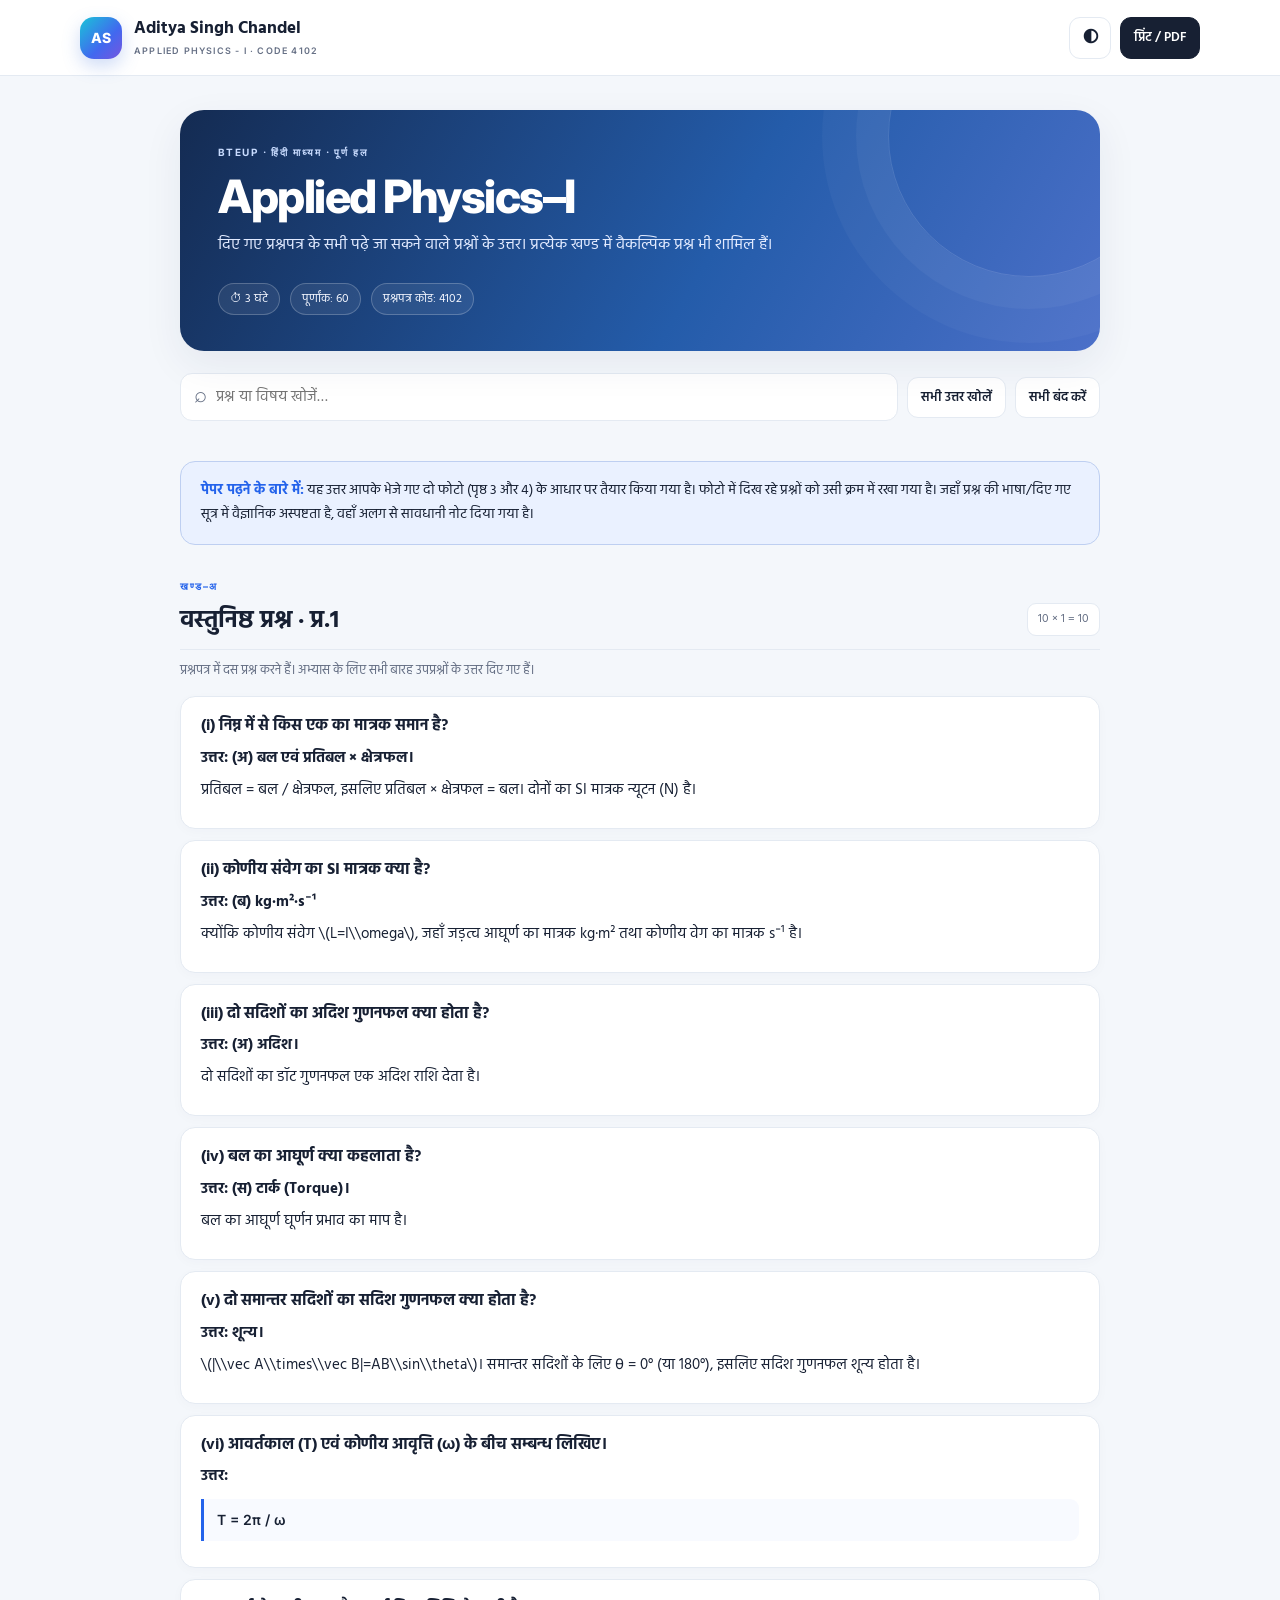
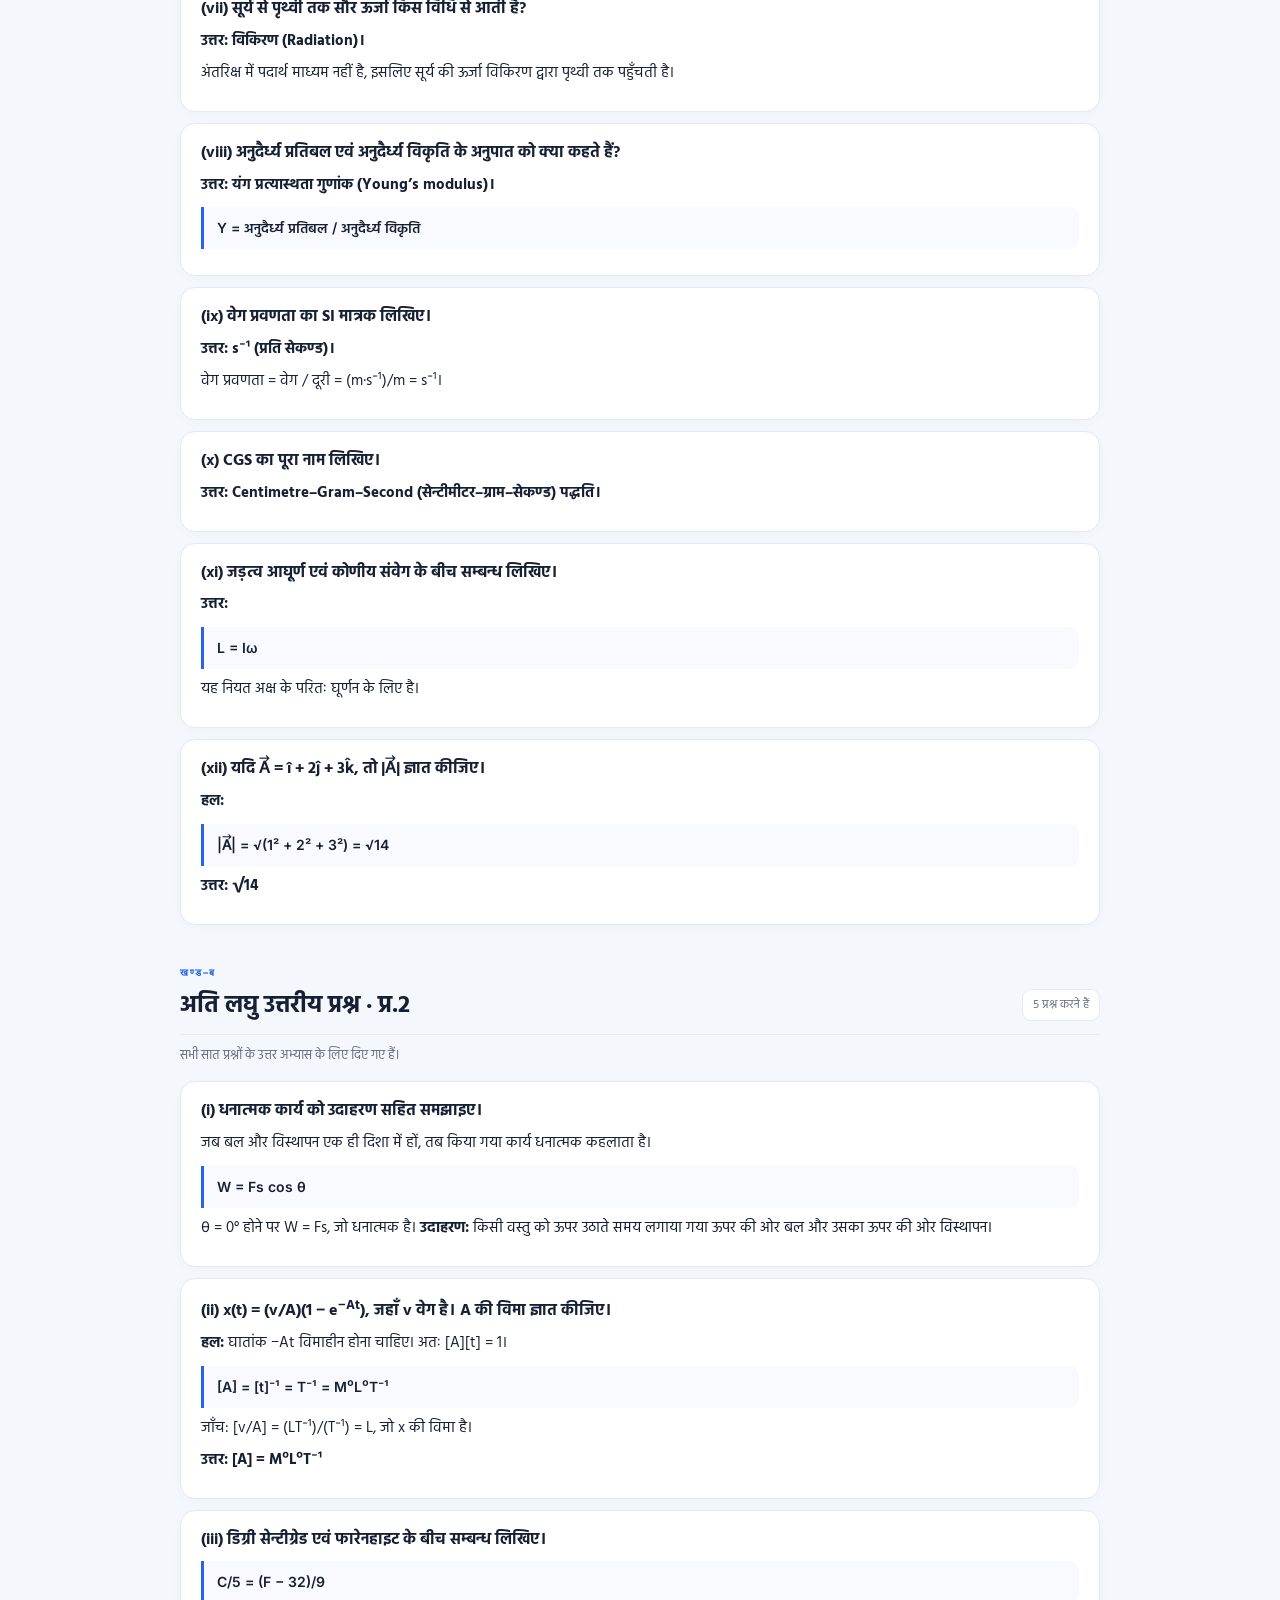
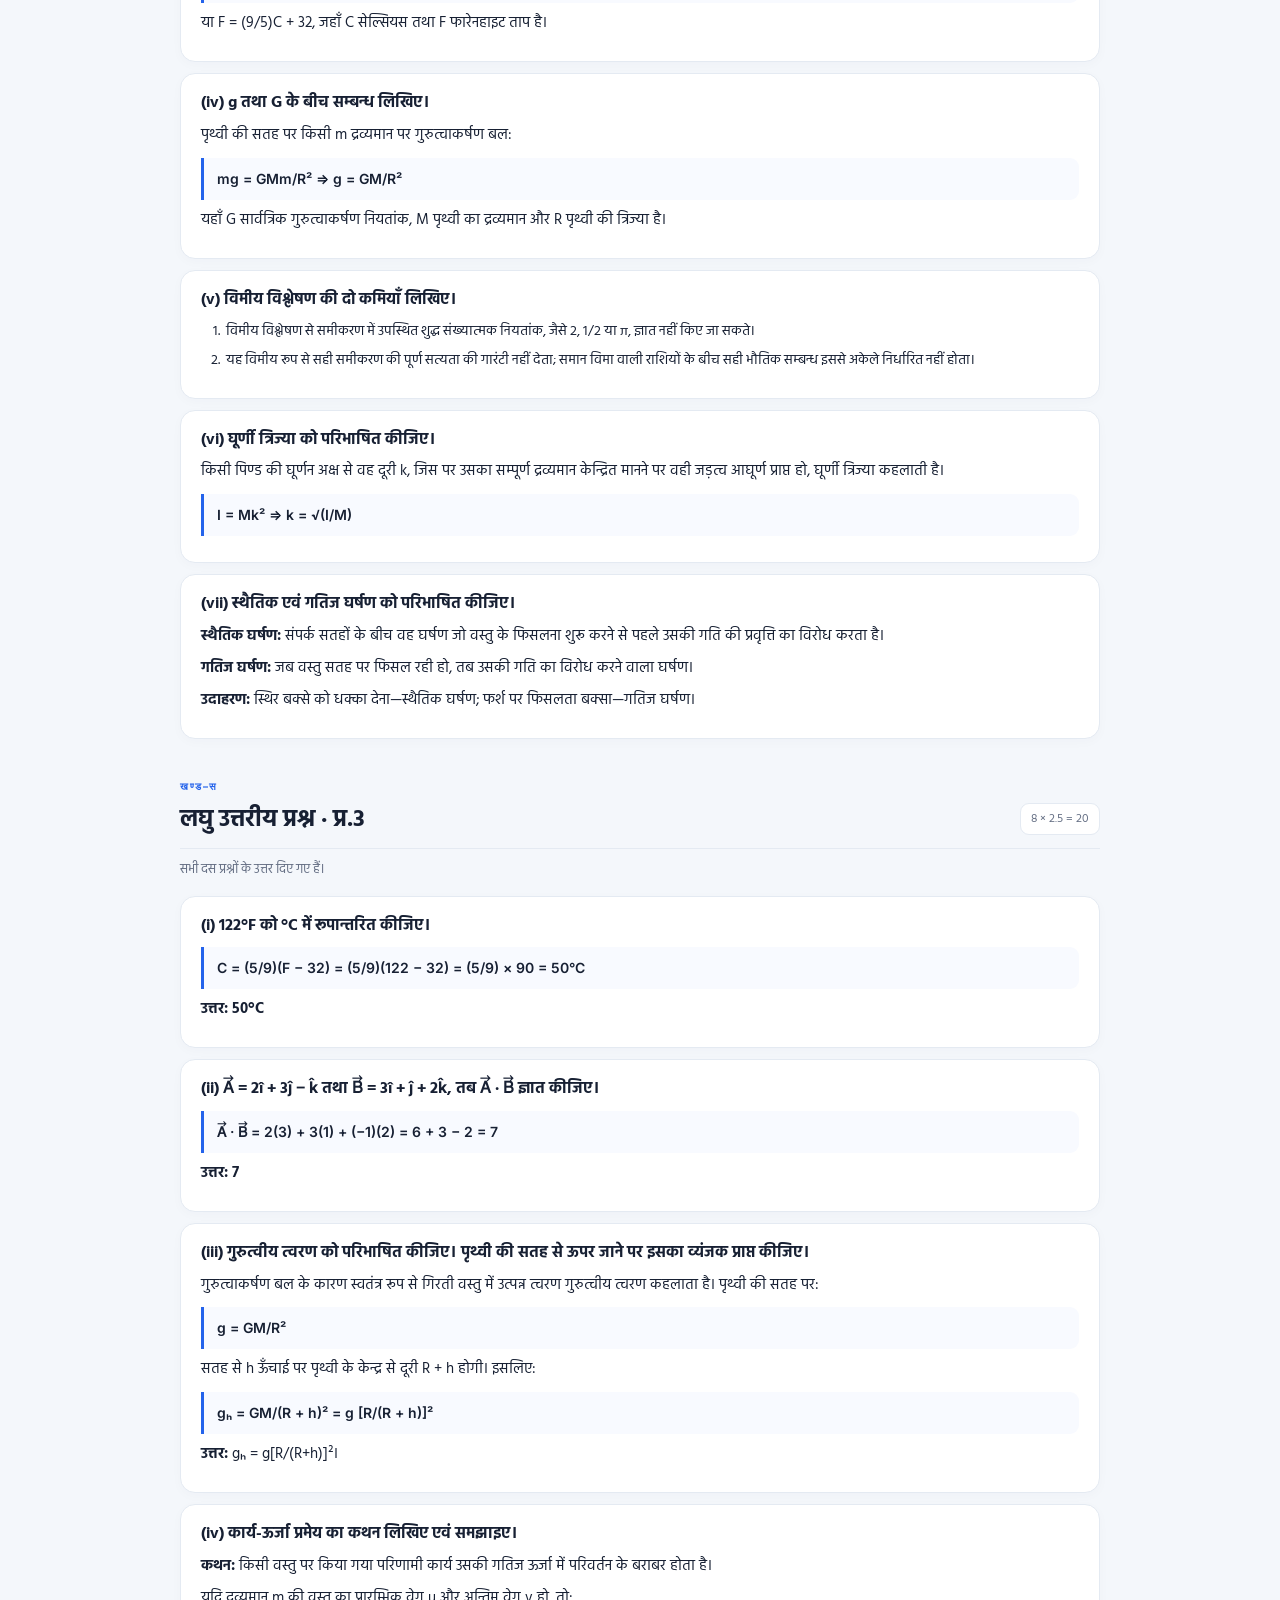
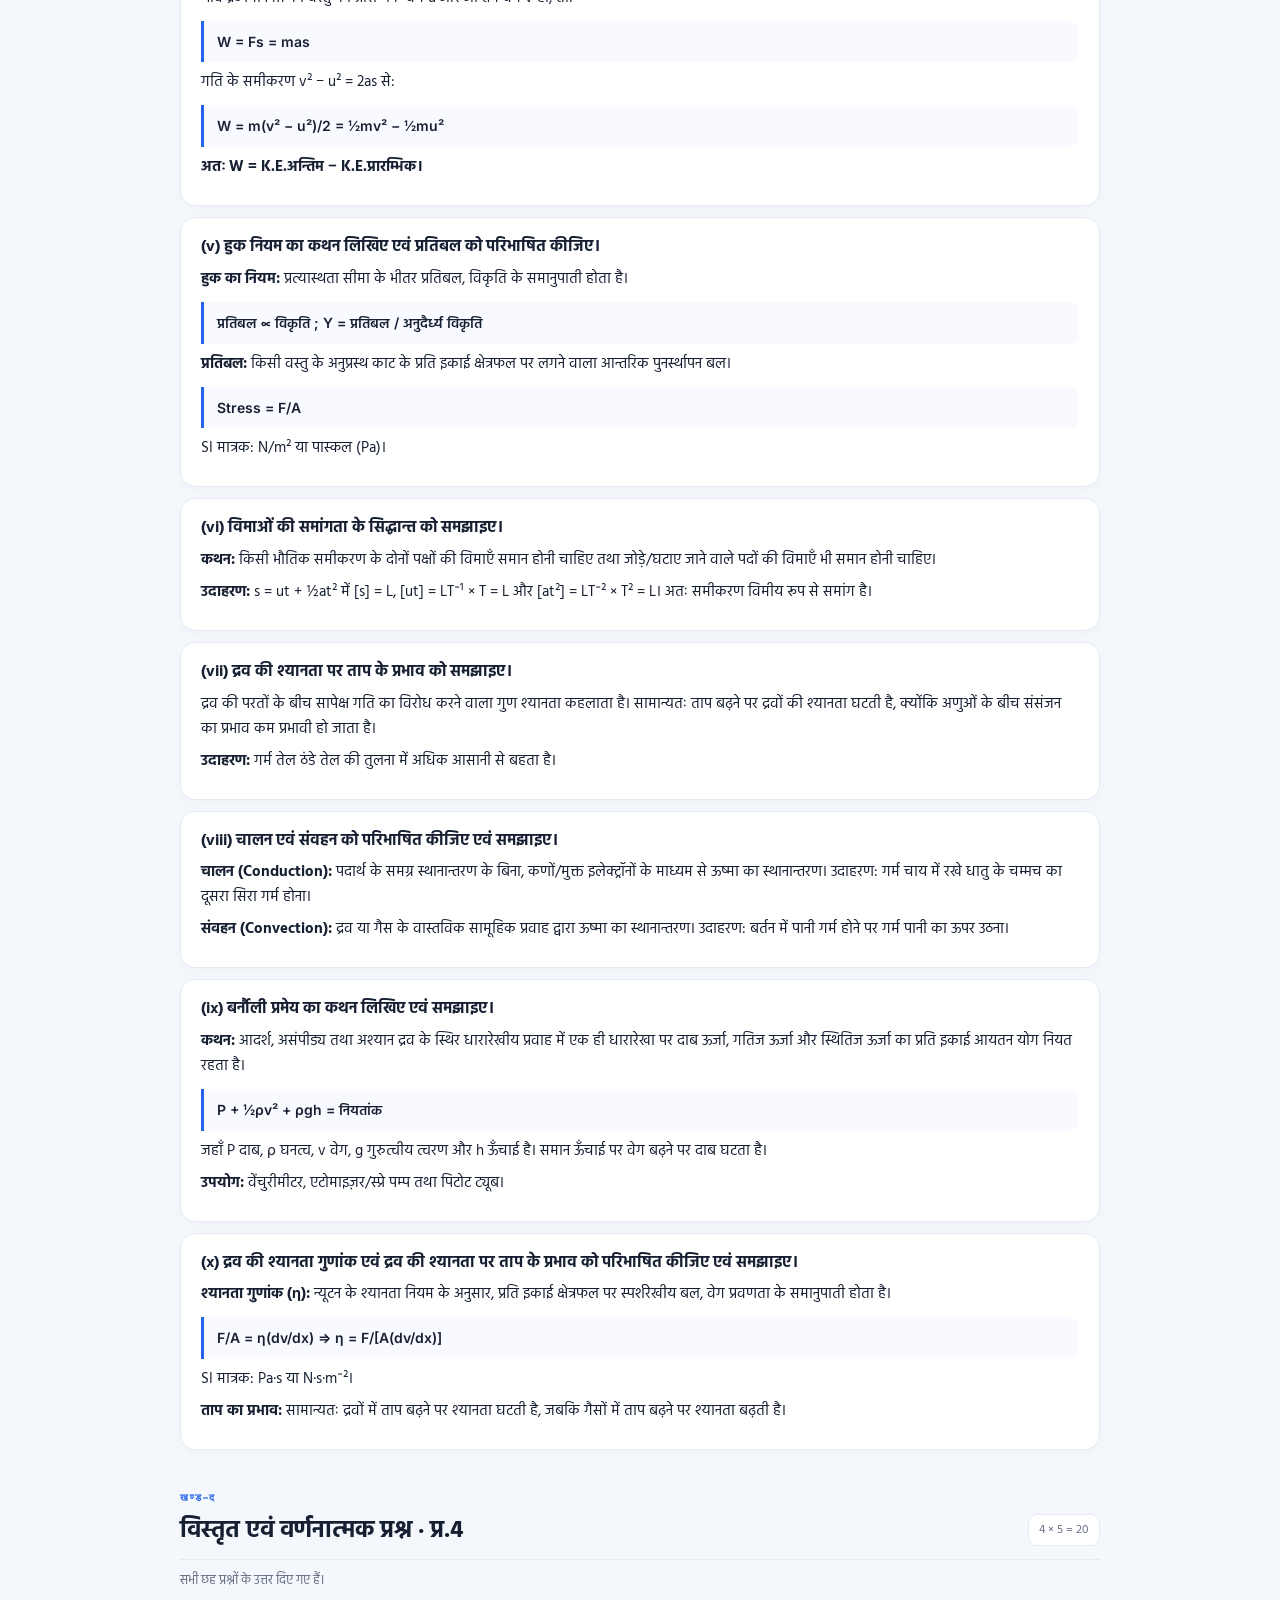
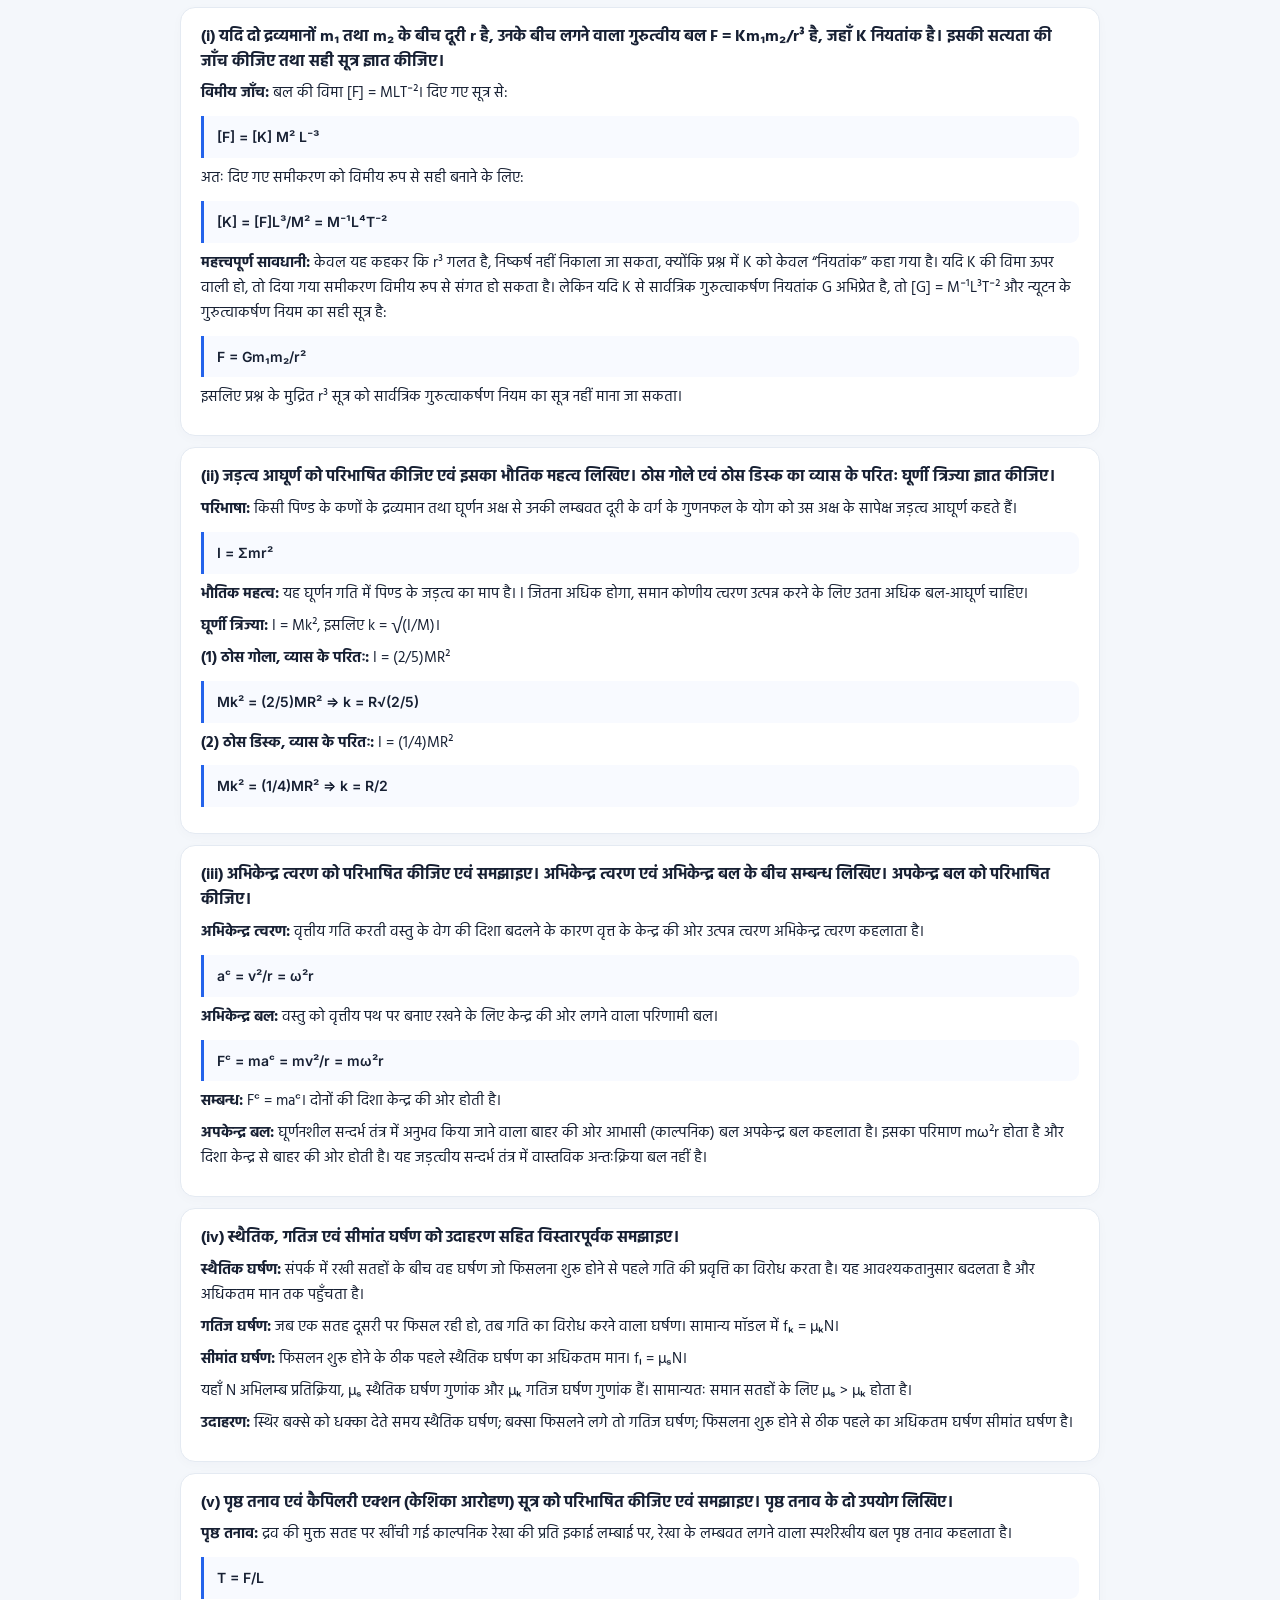
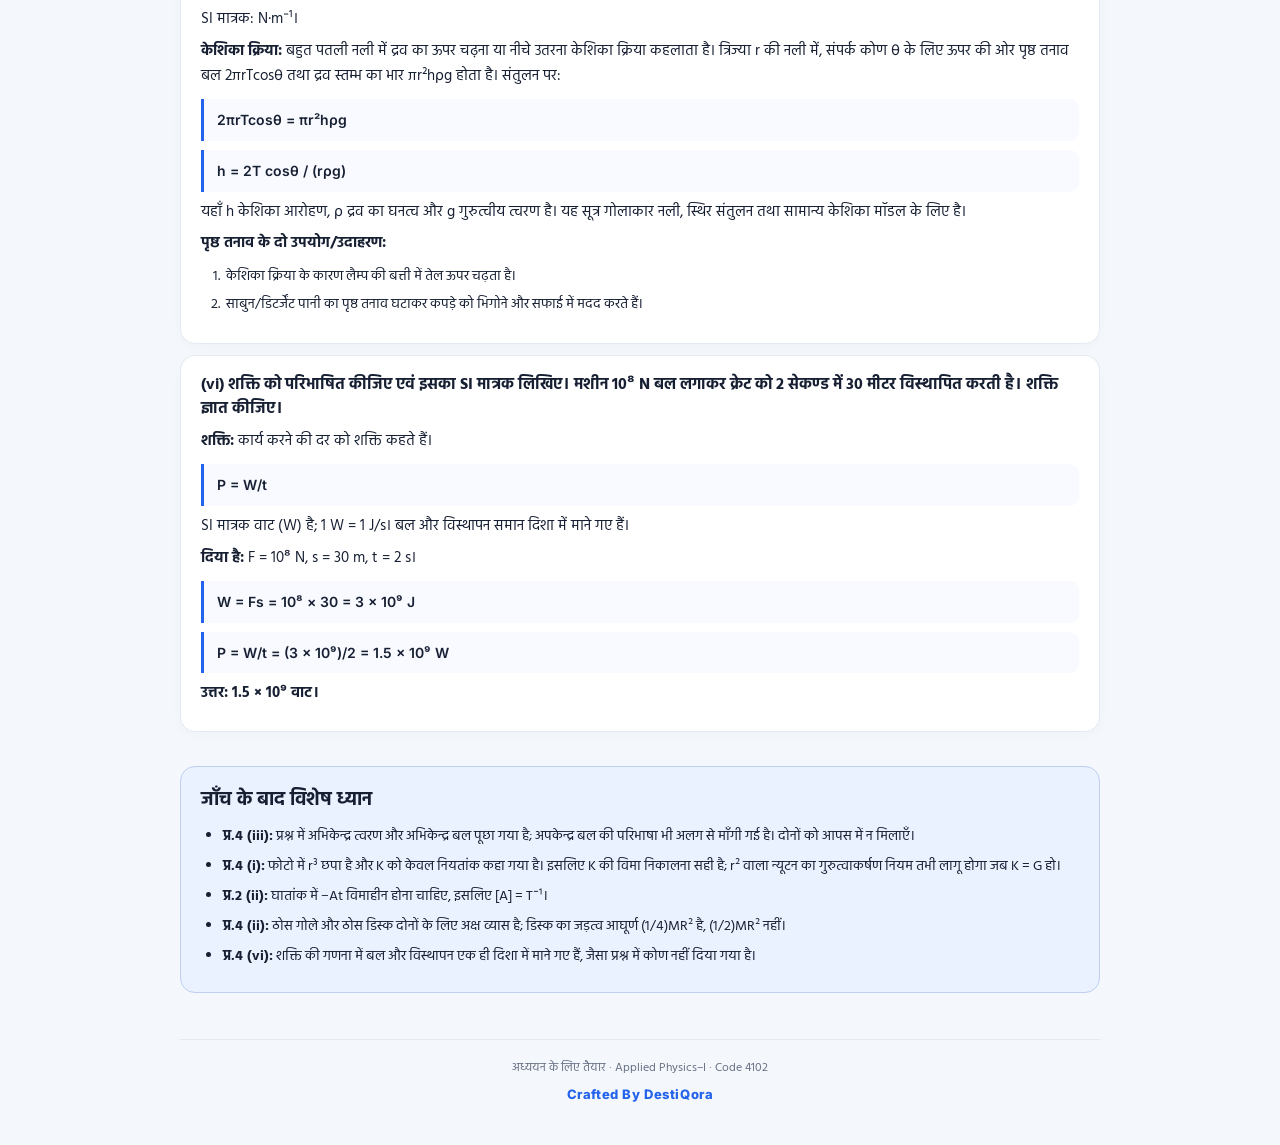
<file: phy1.html>
<!DOCTYPE html>
<html lang="hi">
<head>
  <meta charset="UTF-8">
  <meta name="viewport" content="width=device-width, initial-scale=1.0">
  <meta name="description" content="Applied Physics-I Code 4102 के प्रश्नपत्र के सभी प्रश्नों के हल, सूत्र और व्याख्या।">
  <title>Applied Physics-I | Complete Solved Paper</title>
  <link rel="preconnect" href="https://fonts.googleapis.com">
  <link rel="preconnect" href="https://fonts.gstatic.com" crossorigin>
  <link href="https://fonts.googleapis.com/css2?family=Hind:wght@400;500;600;700&family=Inter:wght@400;500;600;700;800&display=swap" rel="stylesheet">
  <link rel="stylesheet" href="phy1.css">
</head>
<body>
  <header class="topbar">
    <div class="brand">
      <div class="brand-mark">AS</div>
      <div>
        <div class="brand-name">Aditya Singh Chandel</div>
        <div class="brand-sub">APPLIED PHYSICS - I · CODE 4102</div>
      </div>
    </div>
    <div class="top-actions">
      <button class="icon-btn" id="themeBtn" type="button" aria-label="Toggle theme" title="थीम बदलें">◐</button>
      <button class="print-btn" type="button" onclick="window.print()">प्रिंट / PDF</button>
    </div>
  </header>

  <main class="container">
    <section class="hero">
      <div class="eyebrow">BTEUP · हिंदी माध्यम · पूर्ण हल</div>
      <h1>Applied Physics–I</h1>
      <p>दिए गए प्रश्नपत्र के सभी पढ़े जा सकने वाले प्रश्नों के उत्तर। प्रत्येक खण्ड में वैकल्पिक प्रश्न भी शामिल हैं।</p>
      <div class="meta-row">
        <span>⏱ 3 घंटे</span><span>पूर्णांक: 60</span><span>प्रश्नपत्र कोड: 4102</span>
      </div>
    </section>

    <div class="toolbar">
      <label class="search-wrap">
        <span>⌕</span>
        <input id="searchInput" type="search" placeholder="प्रश्न या विषय खोजें…">
      </label>
      <button class="utility-btn" id="expandBtn" type="button">सभी उत्तर खोलें</button>
      <button class="utility-btn" id="collapseBtn" type="button">सभी बंद करें</button>
    </div>
    <p class="search-status" id="searchStatus" aria-live="polite"></p>

    <section class="paper-note">
      <strong>पेपर पढ़ने के बारे में:</strong> यह उत्तर आपके भेजे गए दो फोटो (पृष्ठ 3 और 4) के आधार पर तैयार किया गया है। फोटो में दिख रहे प्रश्नों को उसी क्रम में रखा गया है। जहाँ प्रश्न की भाषा/दिए गए सूत्र में वैज्ञानिक अस्पष्टता है, वहाँ अलग से सावधानी नोट दिया गया है।
    </section>

    <section class="section" id="section-a">
      <div class="section-heading">
        <div><span class="section-kicker">खण्ड–अ</span><h2>वस्तुनिष्ठ प्रश्न · प्र.1</h2></div>
        <span class="marks">10 × 1 = 10</span>
      </div>
      <p class="instruction">प्रश्नपत्र में दस प्रश्न करने हैं। अभ्यास के लिए सभी बारह उपप्रश्नों के उत्तर दिए गए हैं।</p>

      <article class="qa"><h3>(i) निम्न में से किस एक का मात्रक समान है?</h3>
        <p><b>उत्तर: (अ) बल एवं प्रतिबल × क्षेत्रफल।</b></p>
        <p>प्रतिबल = बल / क्षेत्रफल, इसलिए प्रतिबल × क्षेत्रफल = बल। दोनों का SI मात्रक न्यूटन (N) है।</p>
      </article>
      <article class="qa"><h3>(ii) कोणीय संवेग का SI मात्रक क्या है?</h3>
        <p><b>उत्तर: (ब) kg·m²·s⁻¹</b></p>
        <p>क्योंकि कोणीय संवेग \(L=I\\omega\), जहाँ जड़त्व आघूर्ण का मात्रक kg·m² तथा कोणीय वेग का मात्रक s⁻¹ है।</p>
      </article>
      <article class="qa"><h3>(iii) दो सदिशों का अदिश गुणनफल क्या होता है?</h3>
        <p><b>उत्तर: (अ) अदिश।</b></p>
        <p>दो सदिशों का डॉट गुणनफल एक अदिश राशि देता है।</p>
      </article>
      <article class="qa"><h3>(iv) बल का आघूर्ण क्या कहलाता है?</h3>
        <p><b>उत्तर: (स) टार्क (Torque)।</b></p>
        <p>बल का आघूर्ण घूर्णन प्रभाव का माप है।</p>
      </article>
      <article class="qa"><h3>(v) दो समान्तर सदिशों का सदिश गुणनफल क्या होता है?</h3>
        <p><b>उत्तर: शून्य।</b></p>
        <p>\(|\\vec A\\times\\vec B|=AB\\sin\\theta\)। समान्तर सदिशों के लिए θ = 0° (या 180°), इसलिए सदिश गुणनफल शून्य होता है।</p>
      </article>
      <article class="qa"><h3>(vi) आवर्तकाल (T) एवं कोणीय आवृत्ति (ω) के बीच सम्बन्ध लिखिए।</h3>
        <p><b>उत्तर:</b></p><div class="formula">T = 2π / ω</div>
      </article>
      <article class="qa"><h3>(vii) सूर्य से पृथ्वी तक सौर ऊर्जा किस विधि से आती है?</h3>
        <p><b>उत्तर: विकिरण (Radiation)।</b></p>
        <p>अंतरिक्ष में पदार्थ माध्यम नहीं है, इसलिए सूर्य की ऊर्जा विकिरण द्वारा पृथ्वी तक पहुँचती है।</p>
      </article>
      <article class="qa"><h3>(viii) अनुदैर्ध्य प्रतिबल एवं अनुदैर्ध्य विकृति के अनुपात को क्या कहते हैं?</h3>
        <p><b>उत्तर: यंग प्रत्यास्थता गुणांक (Young’s modulus)।</b></p>
        <div class="formula">Y = अनुदैर्ध्य प्रतिबल / अनुदैर्ध्य विकृति</div>
      </article>
      <article class="qa"><h3>(ix) वेग प्रवणता का SI मात्रक लिखिए।</h3>
        <p><b>उत्तर: s⁻¹ (प्रति सेकण्ड)।</b></p>
        <p>वेग प्रवणता = वेग / दूरी = (m·s⁻¹)/m = s⁻¹।</p>
      </article>
      <article class="qa"><h3>(x) CGS का पूरा नाम लिखिए।</h3>
        <p><b>उत्तर: Centimetre–Gram–Second (सेन्टीमीटर–ग्राम–सेकण्ड) पद्धति।</b></p>
      </article>
      <article class="qa"><h3>(xi) जड़त्व आघूर्ण एवं कोणीय संवेग के बीच सम्बन्ध लिखिए।</h3>
        <p><b>उत्तर:</b></p><div class="formula">L = Iω</div>
        <p>यह नियत अक्ष के परितः घूर्णन के लिए है।</p>
      </article>
      <article class="qa"><h3>(xii) यदि A⃗ = î + 2ĵ + 3k̂, तो |A⃗| ज्ञात कीजिए।</h3>
        <p><b>हल:</b></p>
        <div class="formula">|A⃗| = √(1² + 2² + 3²) = √14</div>
        <p><b>उत्तर: √14</b></p>
      </article>
    </section>

    <section class="section" id="section-b">
      <div class="section-heading">
        <div><span class="section-kicker">खण्ड–ब</span><h2>अति लघु उत्तरीय प्रश्न · प्र.2</h2></div>
        <span class="marks">5 प्रश्न करने हैं</span>
      </div>
      <p class="instruction">सभी सात प्रश्नों के उत्तर अभ्यास के लिए दिए गए हैं।</p>

      <article class="qa"><h3>(i) धनात्मक कार्य को उदाहरण सहित समझाइए।</h3>
        <p>जब बल और विस्थापन एक ही दिशा में हों, तब किया गया कार्य धनात्मक कहलाता है।</p>
        <div class="formula">W = Fs cos θ</div>
        <p>θ = 0° होने पर W = Fs, जो धनात्मक है। <b>उदाहरण:</b> किसी वस्तु को ऊपर उठाते समय लगाया गया ऊपर की ओर बल और उसका ऊपर की ओर विस्थापन।</p>
      </article>
      <article class="qa"><h3>(ii) x(t) = (v/A)(1 − e<sup>−At</sup>), जहाँ v वेग है। A की विमा ज्ञात कीजिए।</h3>
        <p><b>हल:</b> घातांक −At विमाहीन होना चाहिए। अतः [A][t] = 1।</p>
        <div class="formula">[A] = [t]⁻¹ = T⁻¹ = M⁰L⁰T⁻¹</div>
        <p>जाँच: [v/A] = (LT⁻¹)/(T⁻¹) = L, जो x की विमा है।</p>
        <p><b>उत्तर: [A] = M⁰L⁰T⁻¹</b></p>
      </article>
      <article class="qa"><h3>(iii) डिग्री सेन्टीग्रेड एवं फारेनहाइट के बीच सम्बन्ध लिखिए।</h3>
        <div class="formula">C/5 = (F − 32)/9</div>
        <p>या F = (9/5)C + 32, जहाँ C सेल्सियस तथा F फारेनहाइट ताप है।</p>
      </article>
      <article class="qa"><h3>(iv) g तथा G के बीच सम्बन्ध लिखिए।</h3>
        <p>पृथ्वी की सतह पर किसी m द्रव्यमान पर गुरुत्वाकर्षण बल:</p>
        <div class="formula">mg = GMm/R²  ⇒  g = GM/R²</div>
        <p>यहाँ G सार्वत्रिक गुरुत्वाकर्षण नियतांक, M पृथ्वी का द्रव्यमान और R पृथ्वी की त्रिज्या है।</p>
      </article>
      <article class="qa"><h3>(v) विमीय विश्लेषण की दो कमियाँ लिखिए।</h3>
        <ol><li>विमीय विश्लेषण से समीकरण में उपस्थित शुद्ध संख्यात्मक नियतांक, जैसे 2, 1/2 या π, ज्ञात नहीं किए जा सकते।</li><li>यह विमीय रूप से सही समीकरण की पूर्ण सत्यता की गारंटी नहीं देता; समान विमा वाली राशियों के बीच सही भौतिक सम्बन्ध इससे अकेले निर्धारित नहीं होता।</li></ol>
      </article>
      <article class="qa"><h3>(vi) घूर्णी त्रिज्या को परिभाषित कीजिए।</h3>
        <p>किसी पिण्ड की घूर्णन अक्ष से वह दूरी k, जिस पर उसका सम्पूर्ण द्रव्यमान केन्द्रित मानने पर वही जड़त्व आघूर्ण प्राप्त हो, घूर्णी त्रिज्या कहलाती है।</p>
        <div class="formula">I = Mk²  ⇒  k = √(I/M)</div>
      </article>
      <article class="qa"><h3>(vii) स्थैतिक एवं गतिज घर्षण को परिभाषित कीजिए।</h3>
        <p><b>स्थैतिक घर्षण:</b> संपर्क सतहों के बीच वह घर्षण जो वस्तु के फिसलना शुरू करने से पहले उसकी गति की प्रवृत्ति का विरोध करता है।</p>
        <p><b>गतिज घर्षण:</b> जब वस्तु सतह पर फिसल रही हो, तब उसकी गति का विरोध करने वाला घर्षण।</p>
        <p><b>उदाहरण:</b> स्थिर बक्से को धक्का देना—स्थैतिक घर्षण; फर्श पर फिसलता बक्सा—गतिज घर्षण।</p>
      </article>
    </section>

    <section class="section" id="section-c">
      <div class="section-heading">
        <div><span class="section-kicker">खण्ड–स</span><h2>लघु उत्तरीय प्रश्न · प्र.3</h2></div>
        <span class="marks">8 × 2.5 = 20</span>
      </div>
      <p class="instruction">सभी दस प्रश्नों के उत्तर दिए गए हैं।</p>

      <article class="qa"><h3>(i) 122°F को °C में रूपान्तरित कीजिए।</h3>
        <div class="formula">C = (5/9)(F − 32) = (5/9)(122 − 32) = (5/9) × 90 = 50°C</div>
        <p><b>उत्तर: 50°C</b></p>
      </article>
      <article class="qa"><h3>(ii) A⃗ = 2î + 3ĵ − k̂ तथा B⃗ = 3î + ĵ + 2k̂, तब A⃗ · B⃗ ज्ञात कीजिए।</h3>
        <div class="formula">A⃗ · B⃗ = 2(3) + 3(1) + (−1)(2) = 6 + 3 − 2 = 7</div>
        <p><b>उत्तर: 7</b></p>
      </article>
      <article class="qa"><h3>(iii) गुरुत्वीय त्वरण को परिभाषित कीजिए। पृथ्वी की सतह से ऊपर जाने पर इसका व्यंजक प्राप्त कीजिए।</h3>
        <p>गुरुत्वाकर्षण बल के कारण स्वतंत्र रूप से गिरती वस्तु में उत्पन्न त्वरण गुरुत्वीय त्वरण कहलाता है। पृथ्वी की सतह पर:</p>
        <div class="formula">g = GM/R²</div>
        <p>सतह से h ऊँचाई पर पृथ्वी के केन्द्र से दूरी R + h होगी। इसलिए:</p>
        <div class="formula">gₕ = GM/(R + h)² = g [R/(R + h)]²</div>
        <p><b>उत्तर:</b> gₕ = g[R/(R+h)]²।</p>
      </article>
      <article class="qa"><h3>(iv) कार्य-ऊर्जा प्रमेय का कथन लिखिए एवं समझाइए।</h3>
        <p><b>कथन:</b> किसी वस्तु पर किया गया परिणामी कार्य उसकी गतिज ऊर्जा में परिवर्तन के बराबर होता है।</p>
        <p>यदि द्रव्यमान m की वस्तु का प्रारम्भिक वेग u और अन्तिम वेग v हो, तो:</p>
        <div class="formula">W = Fs = mas</div>
        <p>गति के समीकरण v² − u² = 2as से:</p>
        <div class="formula">W = m(v² − u²)/2 = ½mv² − ½mu²</div>
        <p><b>अतः W = K.E.अन्तिम − K.E.प्रारम्भिक।</b></p>
      </article>
      <article class="qa"><h3>(v) हुक नियम का कथन लिखिए एवं प्रतिबल को परिभाषित कीजिए।</h3>
        <p><b>हुक का नियम:</b> प्रत्यास्थता सीमा के भीतर प्रतिबल, विकृति के समानुपाती होता है।</p>
        <div class="formula">प्रतिबल ∝ विकृति ;  Y = प्रतिबल / अनुदैर्ध्य विकृति</div>
        <p><b>प्रतिबल:</b> किसी वस्तु के अनुप्रस्थ काट के प्रति इकाई क्षेत्रफल पर लगने वाला आन्तरिक पुनर्स्थापन बल।</p>
        <div class="formula">Stress = F/A</div>
        <p>SI मात्रक: N/m² या पास्कल (Pa)।</p>
      </article>
      <article class="qa"><h3>(vi) विमाओं की समांगता के सिद्धान्त को समझाइए।</h3>
        <p><b>कथन:</b> किसी भौतिक समीकरण के दोनों पक्षों की विमाएँ समान होनी चाहिए तथा जोड़े/घटाए जाने वाले पदों की विमाएँ भी समान होनी चाहिए।</p>
        <p><b>उदाहरण:</b> s = ut + ½at² में [s] = L, [ut] = LT⁻¹ × T = L और [at²] = LT⁻² × T² = L। अतः समीकरण विमीय रूप से समांग है।</p>
      </article>
      <article class="qa"><h3>(vii) द्रव की श्यानता पर ताप के प्रभाव को समझाइए।</h3>
        <p>द्रव की परतों के बीच सापेक्ष गति का विरोध करने वाला गुण श्यानता कहलाता है। सामान्यतः ताप बढ़ने पर द्रवों की श्यानता घटती है, क्योंकि अणुओं के बीच संसंजन का प्रभाव कम प्रभावी हो जाता है।</p>
        <p><b>उदाहरण:</b> गर्म तेल ठंडे तेल की तुलना में अधिक आसानी से बहता है।</p>
      </article>
      <article class="qa"><h3>(viii) चालन एवं संवहन को परिभाषित कीजिए एवं समझाइए।</h3>
        <p><b>चालन (Conduction):</b> पदार्थ के समग्र स्थानान्तरण के बिना, कणों/मुक्त इलेक्ट्रॉनों के माध्यम से ऊष्मा का स्थानान्तरण। उदाहरण: गर्म चाय में रखे धातु के चम्मच का दूसरा सिरा गर्म होना।</p>
        <p><b>संवहन (Convection):</b> द्रव या गैस के वास्तविक सामूहिक प्रवाह द्वारा ऊष्मा का स्थानान्तरण। उदाहरण: बर्तन में पानी गर्म होने पर गर्म पानी का ऊपर उठना।</p>
      </article>
      <article class="qa"><h3>(ix) बर्नौली प्रमेय का कथन लिखिए एवं समझाइए।</h3>
        <p><b>कथन:</b> आदर्श, असंपीड्य तथा अश्यान द्रव के स्थिर धारारेखीय प्रवाह में एक ही धारारेखा पर दाब ऊर्जा, गतिज ऊर्जा और स्थितिज ऊर्जा का प्रति इकाई आयतन योग नियत रहता है।</p>
        <div class="formula">P + ½ρv² + ρgh = नियतांक</div>
        <p>जहाँ P दाब, ρ घनत्व, v वेग, g गुरुत्वीय त्वरण और h ऊँचाई है। समान ऊँचाई पर वेग बढ़ने पर दाब घटता है।</p>
        <p><b>उपयोग:</b> वेंचुरीमीटर, एटोमाइज़र/स्प्रे पम्प तथा पिटोट ट्यूब।</p>
      </article>
      <article class="qa"><h3>(x) द्रव की श्यानता गुणांक एवं द्रव की श्यानता पर ताप के प्रभाव को परिभाषित कीजिए एवं समझाइए।</h3>
        <p><b>श्यानता गुणांक (η):</b> न्यूटन के श्यानता नियम के अनुसार, प्रति इकाई क्षेत्रफल पर स्पर्शरेखीय बल, वेग प्रवणता के समानुपाती होता है।</p>
        <div class="formula">F/A = η(dv/dx)  ⇒  η = F/[A(dv/dx)]</div>
        <p>SI मात्रक: Pa·s या N·s·m⁻²।</p>
        <p><b>ताप का प्रभाव:</b> सामान्यतः द्रवों में ताप बढ़ने पर श्यानता घटती है, जबकि गैसों में ताप बढ़ने पर श्यानता बढ़ती है।</p>
      </article>
    </section>

    <section class="section" id="section-d">
      <div class="section-heading">
        <div><span class="section-kicker">खण्ड–द</span><h2>विस्तृत एवं वर्णनात्मक प्रश्न · प्र.4</h2></div>
        <span class="marks">4 × 5 = 20</span>
      </div>
      <p class="instruction">सभी छह प्रश्नों के उत्तर दिए गए हैं।</p>

      <article class="qa"><h3>(i) यदि दो द्रव्यमानों m₁ तथा m₂ के बीच दूरी r है, उनके बीच लगने वाला गुरुत्वीय बल F = Km₁m₂/r³ है, जहाँ K नियतांक है। इसकी सत्यता की जाँच कीजिए तथा सही सूत्र ज्ञात कीजिए।</h3>
        <p><b>विमीय जाँच:</b> बल की विमा [F] = MLT⁻²। दिए गए सूत्र से:</p>
        <div class="formula">[F] = [K] M² L⁻³</div>
        <p>अतः दिए गए समीकरण को विमीय रूप से सही बनाने के लिए:</p>
        <div class="formula">[K] = [F]L³/M² = M⁻¹L⁴T⁻²</div>
        <p><b>महत्त्वपूर्ण सावधानी:</b> केवल यह कहकर कि r³ गलत है, निष्कर्ष नहीं निकाला जा सकता, क्योंकि प्रश्न में K को केवल “नियतांक” कहा गया है। यदि K की विमा ऊपर वाली हो, तो दिया गया समीकरण विमीय रूप से संगत हो सकता है। लेकिन यदि K से सार्वत्रिक गुरुत्वाकर्षण नियतांक G अभिप्रेत है, तो [G] = M⁻¹L³T⁻² और न्यूटन के गुरुत्वाकर्षण नियम का सही सूत्र है:</p>
        <div class="formula">F = Gm₁m₂/r²</div>
        <p>इसलिए प्रश्न के मुद्रित r³ सूत्र को सार्वत्रिक गुरुत्वाकर्षण नियम का सूत्र नहीं माना जा सकता।</p>
      </article>
      <article class="qa"><h3>(ii) जड़त्व आघूर्ण को परिभाषित कीजिए एवं इसका भौतिक महत्व लिखिए। ठोस गोले एवं ठोस डिस्क का व्यास के परितः घूर्णी त्रिज्या ज्ञात कीजिए।</h3>
        <p><b>परिभाषा:</b> किसी पिण्ड के कणों के द्रव्यमान तथा घूर्णन अक्ष से उनकी लम्बवत दूरी के वर्ग के गुणनफल के योग को उस अक्ष के सापेक्ष जड़त्व आघूर्ण कहते हैं।</p>
        <div class="formula">I = Σmr²</div>
        <p><b>भौतिक महत्व:</b> यह घूर्णन गति में पिण्ड के जड़त्व का माप है। I जितना अधिक होगा, समान कोणीय त्वरण उत्पन्न करने के लिए उतना अधिक बल-आघूर्ण चाहिए।</p>
        <p><b>घूर्णी त्रिज्या:</b> I = Mk², इसलिए k = √(I/M)।</p>
        <p><b>(1) ठोस गोला, व्यास के परितः:</b> I = (2/5)MR²</p>
        <div class="formula">Mk² = (2/5)MR²  ⇒  k = R√(2/5)</div>
        <p><b>(2) ठोस डिस्क, व्यास के परितः:</b> I = (1/4)MR²</p>
        <div class="formula">Mk² = (1/4)MR²  ⇒  k = R/2</div>
      </article>
      <article class="qa"><h3>(iii) अभिकेन्द्र त्वरण को परिभाषित कीजिए एवं समझाइए। अभिकेन्द्र त्वरण एवं अभिकेन्द्र बल के बीच सम्बन्ध लिखिए। अपकेन्द्र बल को परिभाषित कीजिए।</h3>
        <p><b>अभिकेन्द्र त्वरण:</b> वृत्तीय गति करती वस्तु के वेग की दिशा बदलने के कारण वृत्त के केन्द्र की ओर उत्पन्न त्वरण अभिकेन्द्र त्वरण कहलाता है।</p>
        <div class="formula">aᶜ = v²/r = ω²r</div>
        <p><b>अभिकेन्द्र बल:</b> वस्तु को वृत्तीय पथ पर बनाए रखने के लिए केन्द्र की ओर लगने वाला परिणामी बल।</p>
        <div class="formula">Fᶜ = maᶜ = mv²/r = mω²r</div>
        <p><b>सम्बन्ध:</b> Fᶜ = maᶜ। दोनों की दिशा केन्द्र की ओर होती है।</p>
        <p><b>अपकेन्द्र बल:</b> घूर्णनशील सन्दर्भ तंत्र में अनुभव किया जाने वाला बाहर की ओर आभासी (काल्पनिक) बल अपकेन्द्र बल कहलाता है। इसका परिमाण mω²r होता है और दिशा केन्द्र से बाहर की ओर होती है। यह जड़त्वीय सन्दर्भ तंत्र में वास्तविक अन्तःक्रिया बल नहीं है।</p>
      </article>
      <article class="qa"><h3>(iv) स्थैतिक, गतिज एवं सीमांत घर्षण को उदाहरण सहित विस्तारपूर्वक समझाइए।</h3>
        <p><b>स्थैतिक घर्षण:</b> संपर्क में रखी सतहों के बीच वह घर्षण जो फिसलना शुरू होने से पहले गति की प्रवृत्ति का विरोध करता है। यह आवश्यकतानुसार बदलता है और अधिकतम मान तक पहुँचता है।</p>
        <p><b>गतिज घर्षण:</b> जब एक सतह दूसरी पर फिसल रही हो, तब गति का विरोध करने वाला घर्षण। सामान्य मॉडल में fₖ = μₖN।</p>
        <p><b>सीमांत घर्षण:</b> फिसलन शुरू होने के ठीक पहले स्थैतिक घर्षण का अधिकतम मान। fₗ = μₛN।</p>
        <p>यहाँ N अभिलम्ब प्रतिक्रिया, μₛ स्थैतिक घर्षण गुणांक और μₖ गतिज घर्षण गुणांक हैं। सामान्यतः समान सतहों के लिए μₛ > μₖ होता है।</p>
        <p><b>उदाहरण:</b> स्थिर बक्से को धक्का देते समय स्थैतिक घर्षण; बक्सा फिसलने लगे तो गतिज घर्षण; फिसलना शुरू होने से ठीक पहले का अधिकतम घर्षण सीमांत घर्षण है।</p>
      </article>
      <article class="qa"><h3>(v) पृष्ठ तनाव एवं कैपिलरी एक्शन (केशिका आरोहण) सूत्र को परिभाषित कीजिए एवं समझाइए। पृष्ठ तनाव के दो उपयोग लिखिए।</h3>
        <p><b>पृष्ठ तनाव:</b> द्रव की मुक्त सतह पर खींची गई काल्पनिक रेखा की प्रति इकाई लम्बाई पर, रेखा के लम्बवत लगने वाला स्पर्शरेखीय बल पृष्ठ तनाव कहलाता है।</p>
        <div class="formula">T = F/L</div>
        <p>SI मात्रक: N·m⁻¹।</p>
        <p><b>केशिका क्रिया:</b> बहुत पतली नली में द्रव का ऊपर चढ़ना या नीचे उतरना केशिका क्रिया कहलाता है। त्रिज्या r की नली में, संपर्क कोण θ के लिए ऊपर की ओर पृष्ठ तनाव बल 2πrTcosθ तथा द्रव स्तम्भ का भार πr²hρg होता है। संतुलन पर:</p>
        <div class="formula">2πrTcosθ = πr²hρg</div>
        <div class="formula">h = 2T cosθ / (rρg)</div>
        <p>यहाँ h केशिका आरोहण, ρ द्रव का घनत्व और g गुरुत्वीय त्वरण है। यह सूत्र गोलाकार नली, स्थिर संतुलन तथा सामान्य केशिका मॉडल के लिए है।</p>
        <p><b>पृष्ठ तनाव के दो उपयोग/उदाहरण:</b></p>
        <ol><li>केशिका क्रिया के कारण लैम्प की बत्ती में तेल ऊपर चढ़ता है।</li><li>साबुन/डिटर्जेंट पानी का पृष्ठ तनाव घटाकर कपड़े को भिगोने और सफाई में मदद करते हैं।</li></ol>
      </article>
      <article class="qa"><h3>(vi) शक्ति को परिभाषित कीजिए एवं इसका SI मात्रक लिखिए। मशीन 10⁸ N बल लगाकर क्रेट को 2 सेकण्ड में 30 मीटर विस्थापित करती है। शक्ति ज्ञात कीजिए।</h3>
        <p><b>शक्ति:</b> कार्य करने की दर को शक्ति कहते हैं।</p>
        <div class="formula">P = W/t</div>
        <p>SI मात्रक वाट (W) है; 1 W = 1 J/s। बल और विस्थापन समान दिशा में माने गए हैं।</p>
        <p><b>दिया है:</b> F = 10⁸ N, s = 30 m, t = 2 s।</p>
        <div class="formula">W = Fs = 10⁸ × 30 = 3 × 10⁹ J</div>
        <div class="formula">P = W/t = (3 × 10⁹)/2 = 1.5 × 10⁹ W</div>
        <p><b>उत्तर: 1.5 × 10⁹ वाट।</b></p>
      </article>
    </section>

    <section class="check-panel">
      <h2>जाँच के बाद विशेष ध्यान</h2>
      <ul>
        <li><b>प्र.4 (iii):</b> प्रश्न में अभिकेन्द्र त्वरण और अभिकेन्द्र बल पूछा गया है; अपकेन्द्र बल की परिभाषा भी अलग से माँगी गई है। दोनों को आपस में न मिलाएँ।</li>
        <li><b>प्र.4 (i):</b> फोटो में r³ छपा है और K को केवल नियतांक कहा गया है। इसलिए K की विमा निकालना सही है; r² वाला न्यूटन का गुरुत्वाकर्षण नियम तभी लागू होगा जब K = G हो।</li>
        <li><b>प्र.2 (ii):</b> घातांक में −At विमाहीन होना चाहिए, इसलिए [A] = T⁻¹।</li>
        <li><b>प्र.4 (ii):</b> ठोस गोले और ठोस डिस्क दोनों के लिए अक्ष व्यास है; डिस्क का जड़त्व आघूर्ण (1/4)MR² है, (1/2)MR² नहीं।</li>
        <li><b>प्र.4 (vi):</b> शक्ति की गणना में बल और विस्थापन एक ही दिशा में माने गए हैं, जैसा प्रश्न में कोण नहीं दिया गया है।</li>
      </ul>
    </section>

    <footer class="footer">
      <div class="footer-line"></div>
      <p>अध्ययन के लिए तैयार · Applied Physics–I · Code 4102</p>
      <strong>Crafted By DestiQora</strong>
    </footer>
  </main>
  <script src="phy1.js"></script>
</body>
</html>
</file>
<file: chem1.css>
*{box-sizing:border-box}body{margin:0;background:#f3f6fb;color:#172338;font-family:system-ui,'Noto Sans Devanagari',sans-serif;line-height:1.75}.wrap{width:min(940px,94%);margin:auto}header{background:linear-gradient(130deg,#101b32,#1c4974,#2677a5);color:#fff;padding:28px 0}.author{margin:0 0 5px;font-weight:750}h1{margin:0;font-size:clamp(1.5rem,4vw,2.3rem)}header p{margin:6px 0;color:#dbeaff}.tools{display:flex;gap:9px;flex-wrap:wrap;margin-top:16px}.tools button{border:1px solid #ffffff66;background:#ffffff1b;color:white;border-radius:30px;padding:9px 14px;cursor:pointer}main{padding:20px 0}aside{padding:13px 15px;background:#fff2d8;border:1px solid #ead18d;border-radius:12px;margin:12px 0 24px}h2{margin:28px 0 12px;color:#174d79;font-size:1.22rem;border-bottom:2px solid #c8deef;padding-bottom:6px}article{background:#fff;border:1px solid #e0e8f1;border-radius:12px;margin:12px 0;overflow:hidden;box-shadow:0 3px 10px #102b4710}h3{margin:0;padding:12px 15px;background:#f9fbfd;font-size:1rem}.ans{padding:13px 16px;border-top:1px solid #e7edf3}article h3{cursor:pointer}footer{text-align:center;margin:35px 0 10px;background:#11243f;color:#fff;padding:20px;border-radius:14px;font-weight:800;font-size:1.1rem}@media(max-width:600px){header{padding:23px 0}.wrap{width:92%}h3{padding:11px 12px}.ans{padding:12px}}@media print{body{background:white;color:black}header{background:white;color:black;border-bottom:1px solid #888}header p{color:#333}.tools{display:none}aside{background:white;border-color:#aaa}article{box-shadow:none;break-inside:avoid}h3{background:#eee}footer{background:white;color:black;border-top:1px solid #888;border-radius:0}article.closed .ans{display:block}}
</file>
<file: phy1.css>
*{box-sizing:border-box} 
:root{--bg:#f4f7fb;--surface:#fff;--surface2:#f8faff;--text:#172033;--muted:#667085;--line:#e4eaf2;--accent:#2463eb;--accent2:#eaf1ff;--shadow:0 14px 40px rgba(25,45,80,.07)}
body.dark{--bg:#0c1220;--surface:#141d2e;--surface2:#19253a;--text:#edf2ff;--muted:#a6b2c8;--line:#2b3951;--accent:#86aaff;--accent2:#1c3156;--shadow:0 14px 40px rgba(0,0,0,.2)}
html{scroll-behavior:smooth}body{margin:0;background:var(--bg);color:var(--text);font-family:'Hind','Inter',sans-serif;line-height:1.72;transition:background .25s,color .25s}
.topbar{height:76px;padding:0 max(22px,calc((100% - 1120px)/2));display:flex;align-items:center;justify-content:space-between;background:var(--surface);border-bottom:1px solid var(--line);position:sticky;top:0;z-index:20;backdrop-filter:blur(14px)}
.brand{display:flex;align-items:center;gap:12px}.brand-mark{width:42px;height:42px;border-radius:14px;background:linear-gradient(135deg,#19c4d8,#4268ef 60%,#7656df);color:white;display:grid;place-items:center;font:800 14px Inter;box-shadow:0 7px 18px #4779df44}.brand-name{font-weight:700;font-size:17px;line-height:1.2}.brand-sub{font:600 9px Inter;letter-spacing:1.2px;color:var(--muted);margin-top:5px}.top-actions{display:flex;gap:9px}.icon-btn,.print-btn,.utility-btn{border:1px solid var(--line);background:var(--surface);color:var(--text);border-radius:11px;padding:9px 13px;font:600 13px 'Hind';cursor:pointer;transition:.2s}.icon-btn{font-size:19px;width:42px;padding:5px}.print-btn{background:var(--text);color:var(--surface);border-color:var(--text)}button:hover{transform:translateY(-1px);filter:brightness(.97)}
.container{width:min(920px,calc(100% - 32px));margin:34px auto 0}.hero{padding:36px 38px;border-radius:24px;background:linear-gradient(120deg,#142b52,#245caa 58%,#4c70c9);color:#fff;box-shadow:var(--shadow);position:relative;overflow:hidden}.hero:after{content:"";position:absolute;width:280px;height:280px;border:1px solid #ffffff22;border-radius:50%;right:-70px;top:-115px;box-shadow:0 0 0 32px #ffffff0a,0 0 0 66px #ffffff08}.eyebrow{font:700 10px Inter;letter-spacing:1.8px;text-transform:uppercase;color:#c9dcff}.hero h1{font:800 clamp(30px,5vw,46px) Inter;margin:9px 0 8px;letter-spacing:-1.5px}.hero p{max-width:620px;color:#e1eaff;margin:0;font-size:16px}.meta-row{display:flex;gap:10px;flex-wrap:wrap;margin-top:23px}.meta-row span{border:1px solid #ffffff38;background:#ffffff12;padding:5px 11px;border-radius:30px;font-size:12px;color:#f4f7ff}
.toolbar{display:flex;gap:9px;margin:22px 0 5px;align-items:center}.search-wrap{flex:1;display:flex;align-items:center;gap:9px;background:var(--surface);border:1px solid var(--line);border-radius:12px;padding:0 13px;min-width:150px}.search-wrap span{font-size:22px;color:var(--muted)}.search-wrap input{width:100%;border:0;outline:0;background:transparent;color:var(--text);font:15px 'Hind';padding:11px 0}.utility-btn{white-space:nowrap}.search-status{font-size:12px;color:var(--muted);min-height:17px;margin:4px 2px 12px}
.paper-note,.check-panel{padding:17px 20px;background:var(--accent2);border:1px solid color-mix(in srgb,var(--accent) 20%,var(--line));border-radius:15px;color:var(--text);margin:18px 0 26px;font-size:14px}.paper-note strong{color:var(--accent)}
.section{margin:28px 0 34px}.section-heading{display:flex;align-items:end;justify-content:space-between;gap:15px;padding-bottom:13px;border-bottom:1px solid var(--line)}.section-kicker{font:700 10px Inter;letter-spacing:1.5px;color:var(--accent);text-transform:uppercase}.section-heading h2{font-size:24px;line-height:1.25;margin:5px 0 0}.marks{font-size:12px;color:var(--muted);background:var(--surface);border:1px solid var(--line);padding:5px 10px;border-radius:9px;white-space:nowrap}.instruction{font-size:13px;color:var(--muted);margin:10px 0 14px}
.qa{background:var(--surface);border:1px solid var(--line);border-radius:15px;padding:17px 20px;margin:11px 0;box-shadow:0 3px 12px rgba(20,40,70,.025);transition:border .2s,transform .2s}.qa:hover{border-color:color-mix(in srgb,var(--accent) 42%,var(--line));transform:translateY(-1px)}.qa h3{font-size:16px;line-height:1.55;margin:0 0 8px;font-weight:700}.qa p{margin:7px 0;font-size:14.5px}.qa ol{padding-left:22px;margin:8px 0}.qa li{padding-left:3px;margin:4px 0;font-size:14px}.formula{font-family:'Inter','Hind',sans-serif;font-size:14px;font-weight:600;line-height:1.7;background:var(--surface2);border-left:3px solid var(--accent);padding:9px 13px;margin:9px 0;border-radius:0 9px 9px 0;overflow-wrap:anywhere;color:var(--text)}.qa[hidden]{display:none}
.check-panel h2{font-size:19px;margin:0 0 8px}.check-panel ul{margin:5px 0 0;padding-left:22px}.check-panel li{font-size:14px;margin:6px 0}.footer{text-align:center;color:var(--muted);padding:20px 0 36px}.footer-line{height:1px;background:var(--line);margin:0 0 18px}.footer p{font-size:12px;margin:0 0 3px}.footer strong{font:800 13px Inter;letter-spacing:.6px;color:var(--accent)}
@media(max-width:650px){.topbar{height:66px;padding:0 14px}.brand-mark{width:37px;height:37px}.brand-name{font-size:14px}.brand-sub{font-size:8px}.print-btn{font-size:12px;padding:8px 10px}.container{width:calc(100% - 22px);margin-top:18px}.hero{padding:27px 22px;border-radius:19px}.hero p{font-size:14px}.toolbar{flex-wrap:wrap}.search-wrap{flex-basis:100%}.utility-btn{flex:1}.section-heading h2{font-size:20px}.marks{font-size:10px}.qa{padding:14px 15px}.qa h3{font-size:15px}.qa p,.qa li{font-size:14px}.formula{font-size:13px}.paper-note,.check-panel{padding:14px}}
@media print{body{background:#fff;color:#111;font-size:11pt}.topbar,.toolbar,.search-status{display:none!important}.container{width:100%;margin:0}.hero{background:#fff;color:#111;box-shadow:none;border:1px solid #ccc;padding:15px 18px}.hero p,.eyebrow,.meta-row span{color:#333}.hero:after{display:none}.meta-row span{border:1px solid #aaa;background:#fff}.qa{break-inside:avoid;box-shadow:none;border:1px solid #ccc;padding:10px 13px}.section{break-before:auto}.section-heading{break-after:avoid}.paper-note,.check-panel{background:#fff;border:1px solid #bbb}.footer{padding-bottom:0}.qa[hidden]{display:block!important}a{color:#000}}
</file>
